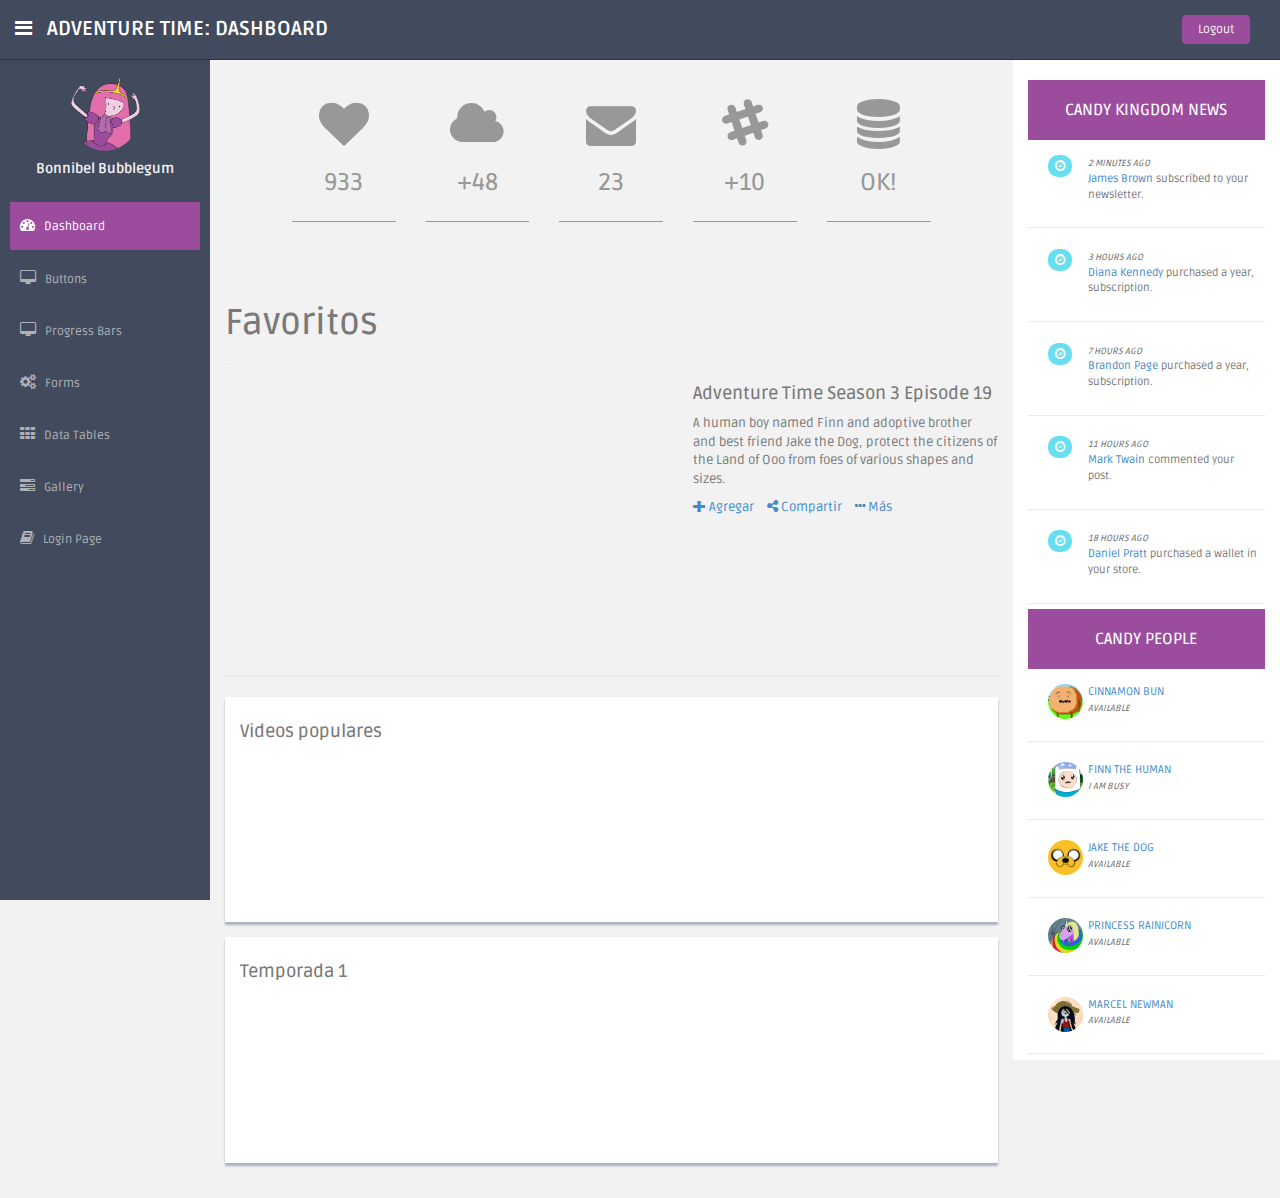
<file: index.html>
<!DOCTYPE html>
<html lang="en">
<head>
  <meta charset="utf-8">
  <meta name="viewport" content="width=device-width, initial-scale=1.0">
  <meta name="description" content="">
  <meta name="author" content="Dashboard">
  <meta name="keyword" content="Dashboard, Bootstrap, Admin, Template, Theme, Responsive, Fluid, Retina">

  <title>Adventure time: Dashboard</title>

  <link href="css/bootstrap.css" rel="stylesheet">
  <link href="css/font-awesome.css" rel="stylesheet" />
  <link href="css/adventure-time-theme.css" rel="stylesheet">
  <link href="css/adventure-time-theme-responsive.css" rel="stylesheet">

  <!-- HTML5 shim and Respond.js IE8 support of HTML5 elements and media queries -->
    <!--[if lt IE 9]>
      <script src="https://oss.maxcdn.com/libs/html5shiv/3.7.0/html5shiv.js"></script>
      <script src="https://oss.maxcdn.com/libs/respond.js/1.4.2/respond.min.js"></script>
      <![endif]-->
</head>
<body>
  <section id="container">
    <header class="header black-bg">
      <div class="sidebar-toggle-box">
        <i class="fa fa-bars"></i>
      </div>
      <a href="index.html" class="logo">
        <p class="hidden-xs"><strong>ADVENTURE TIME: DASHBOARD</strong></p>
        <p class="visible-xs">ADV. TIME</p>
      </a>
      <div class="top-menu">
        <ul class="nav pull-right top-menu">
          <li><a class="logout" href="login.html">Logout</a></li>
        </ul>
      </div>
    </header>
    <aside>
      <div id="sidebar" class="nav-collapse">
        <ul class="sidebar-menu">
          <div class="text-center">
            <p><a href="index.html"><img src="img/profile_avatar.png" class="img-circle" width="70"></a></p>
            <h5>Bonnibel Bubblegum</h5>
          </div>

          <li class="mt">
            <a class="active" href="index.html">
              <i class="fa fa-dashboard"></i>
              <span>Dashboard</span>
            </a>
          </li>

          <li class="sub-menu">
            <a href="buttons.html">
              <i class="fa fa-desktop"></i>
              <span>Buttons</span>
            </a>
          </li>

          <li class="sub-menu">
            <a href="progress.html" >
              <i class="fa fa-desktop"></i>
              <span>Progress Bars</span>
            </a>
          </li>
          <li class="sub-menu">
            <a href="form_component.html" >
              <i class="fa fa-cogs"></i>
              <span>Forms</span>
            </a>
          </li>
          <li class="sub-menu">
            <a href="basic_tables.html" >
              <i class="fa fa-th"></i>
              <span>Data Tables</span>
            </a>
          </li>
          <li class="sub-menu">
            <a href="gallery.html" >
              <i class="fa fa-tasks"></i>
              <span>Gallery</span>
            </a>
          </li>
          <li class="sub-menu">
            <a href="login.html" >
              <i class="fa fa-book"></i>
              <span>Login Page</span>
            </a>
          </li>
        </ul>
      </div>
    </aside>
  </section>

  <section id="main-content">
    <div class="wrapper">
      <div class="row">
        <div class="col-lg-9 pt-25 main-chart">
          <div class="row">
            <div class="col-md-2 col-sm-2 col-md-offset-1 box0">
              <div class="box1">
                <span class="fa fa-heart"></span>
                <h3>933</h3>
              </div>
              <p>You have 23 unread messages in your inbox.</p>
            </div>
            <div class="col-md-2 col-sm-2 box0">
              <div class="box1">
                <span class="fa fa-cloud"></span>
                <h3>+48</h3>
              </div>
              <p>You have 23 unread messages in your inbox.</p>
            </div>
            <div class="col-md-2 col-sm-2 box0">
              <div class="box1">
                <span class="fa fa-envelope"></span>
                <h3>23</h3>
              </div>
              <p>You have 23 unread messages in your inbox.</p>
            </div>
            <div class="col-md-2 col-sm-2 box0">
              <div class="box1">
                <span class="fa fa-slack"></span>
                <h3>+10</h3>
              </div>
              <p>You have 23 unread messages in your inbox.</p>
            </div>
            <div class="col-md-2 col-sm-2 box0">
              <div class="box1">
                <span class="fa fa-database"></span>
                <h3>OK!</h3>
              </div>
              <p>You have 23 unread messages in your inbox.</p>
            </div>
          </div> <!-- row-->
          <div class="page-heder">
            <h1>Favoritos</h1>
          </div>
          <hr>
          <div class="row main-video">
            <div class="col-lg-7">
              <div class="video">
                <iframe width="100%" height="240" src="https://www.youtube.com/embed/84neTEowWuQ" frameborder="0" allowfullscreen></iframe>
              </div>
            </div>
            <div class="col-lg-5">
              <h4>Adventure Time Season 3 Episode 19</h4>
              <p>A human boy named Finn and adoptive brother and best friend Jake the Dog, protect the  citizens of the Land of Ooo from foes of various shapes and sizes.</p>
              <div class="buttons">
                <a href="#">
                  <spam class="glyphicon glyphicon-plus"></spam>
                  Agregar
                </a>
                <a href="#">
                  <spam class="fa fa-share-alt"></spam>
                  Compartir
                </a>
                <a href="#">
                  <spam class="fa fa-ellipsis-h"></spam>
                  Más
                </a>
              </div>
            </div>
          </div> <!--row main-video-->
          <div class="row">
            <div class="col-lg-12 pt-25 main-chart">
              <hr class="divider">
              <div class="showback">
                <h4>Videos populares</h4>

                <div class="row main-video">
                  <div class="col-lg-4">
                    <div class="video">
                      <iframe width="100%" height="150" src="https://www.youtube.com/embed/84neTEowWuQ" frameborder="0" allowfullscreen></iframe>
                    </div>
                  </div>
                  <div class="col-lg-4">
                    <div class="video">
                      <iframe width="100%" height="150" src="https://www.youtube.com/embed/84neTEowWuQ" frameborder="0" allowfullscreen></iframe>
                    </div>
                  </div>
                  <div class="col-lg-4">
                    <div class="video">
                      <iframe width="100%" height="150" src="https://www.youtube.com/embed/84neTEowWuQ" frameborder="0" allowfullscreen></iframe>
                    </div>
                  </div>
                </div>
              </div><!--showback-->
              <div class="showback">
                <h4>Temporada 1</h4>

                <div class="row main-video">
                  <div class="col-lg-4">
                    <div class="video">
                      <iframe width="100%" height="150" src="https://www.youtube.com/embed/84neTEowWuQ" frameborder="0" allowfullscreen></iframe>
                    </div>
                  </div>
                  <div class="col-lg-4">
                    <div class="video">
                      <iframe width="100%" height="150" src="https://www.youtube.com/embed/84neTEowWuQ" frameborder="0" allowfullscreen></iframe>
                    </div>
                  </div>
                  <div class="col-lg-4">
                    <div class="video">
                      <iframe width="100%" height="150" src="https://www.youtube.com/embed/84neTEowWuQ" frameborder="0" allowfullscreen></iframe>
                    </div>
                  </div>
                </div>
              </div><!--showback-->
            </div><!--col-lg-12-->
          </div> <!--row--> 
        </div> <!--col-lg-9-->
        <div class="col-lg-3 ds">
          <h3>CANDY KINGDOM NEWS</h3>
          <div class="desc">
            <div class="thumb">
              <span class="badge bg-theme"><i class="fa fa-clock-o"></i></span>
            </div>
            <div class="details">
                <p><muted>2 MINUTES AGO</muted><br/>
                  <a href="#">James Brown</a> subscribed to your newsletter.<br/>
                </p>
            </div>
          </div><!--desc-->
          <div class="desc">
            <div class="thumb">
              <span class="badge bg-theme"><i class="fa fa-clock-o"></i></span>
            </div>
            <div class="details">
                <p><muted>3 HOURS AGO</muted><br/>
                  <a href="#">Diana Kennedy</a> purchased a year, subscription.<br/>
                </p>
            </div>
          </div><!--desc-->
          <div class="desc">
            <div class="thumb">
              <span class="badge bg-theme"><i class="fa fa-clock-o"></i></span>
            </div>
            <div class="details">
                <p><muted>7 HOURS AGO</muted><br/>
                  <a href="#">Brandon Page</a> purchased a year, subscription.<br/>
                </p>
            </div>
          </div><!--desc-->
          <div class="desc">
            <div class="thumb">
              <span class="badge bg-theme"><i class="fa fa-clock-o"></i></span>
            </div>
            <div class="details">
                <p><muted>11 HOURS AGO</muted><br/>
                  <a href="#">Mark Twain</a> commented your post.<br/>
                </p>
            </div>
          </div><!--desc-->
          <div class="desc">
            <div class="thumb">
              <span class="badge bg-theme"><i class="fa fa-clock-o"></i></span>
            </div>
            <div class="details">
                <p><muted>18 HOURS AGO</muted><br/>
                  <a href="#">Daniel Pratt</a> purchased a wallet in your store.<br/>
                </p>
            </div>
          </div><!--desc-->
          <h3>CANDY PEOPLE</h3>
          <div class="desc">
            <div class="thumb">
                <img class="img-circle" src="img/friends/cinamon-bun.jpg" width="35px" height="35px" align="">
            </div>
            <div class="details">
              <p><a href="#">CINNAMON BUN</a><br/>
                <muted>AVAILABLE</muted>
              </p>
            </div>
          </div><!--desc-->
          <div class="desc">
            <div class="thumb">
                <img class="img-circle" src="img/friends/finn.jpg" width="35px" height="35px" align="">
            </div>
            <div class="details">
              <p><a href="#">FINN THE HUMAN</a><br/>
                <muted>I AM BUSY</muted>
              </p>
            </div>
          </div><!--desc-->
          <div class="desc">
            <div class="thumb">
                <img class="img-circle" src="img/friends/jake.jpg" width="35px" height="35px" align="">
            </div>
            <div class="details">
              <p><a href="#">JAKE THE DOG</a><br/>
                <muted>AVAILABLE</muted>
              </p>
            </div>
          </div><!--desc-->
          <div class="desc">
            <div class="thumb">
                <img class="img-circle" src="img/friends/rainicorn.gif" width="35px" height="35px" align="">
            </div>
            <div class="details">
              <p><a href="#">PRINCESS RAINICORN</a><br/>
                <muted>AVAILABLE</muted>
              </p>
            </div>
          </div><!--desc-->
          <div class="desc">
            <div class="thumb">
                <img class="img-circle" src="img/friends/marceline.jpg" width="35px" height="35px" align="">
            </div>
            <div class="details">
              <p><a href="#">MARCEL NEWMAN</a><br/>
                <muted>AVAILABLE</muted>
              </p>
            </div>
          </div><!--desc-->



        </div><!--col-lg-3 ds-->

      </div> <!--row-->
    </div><!--wrapper-->
</section><!--id="main-content-->


<!--Inserta tu codigo aqui-->

<!-- js placed at the end of the document so the pages load faster -->
<script src="js/jquery.js"></script>
<script src="js/bootstrap.min.js"></script>
<script src="js/common-scripts.js"></script>
</body>
</html>
</file>
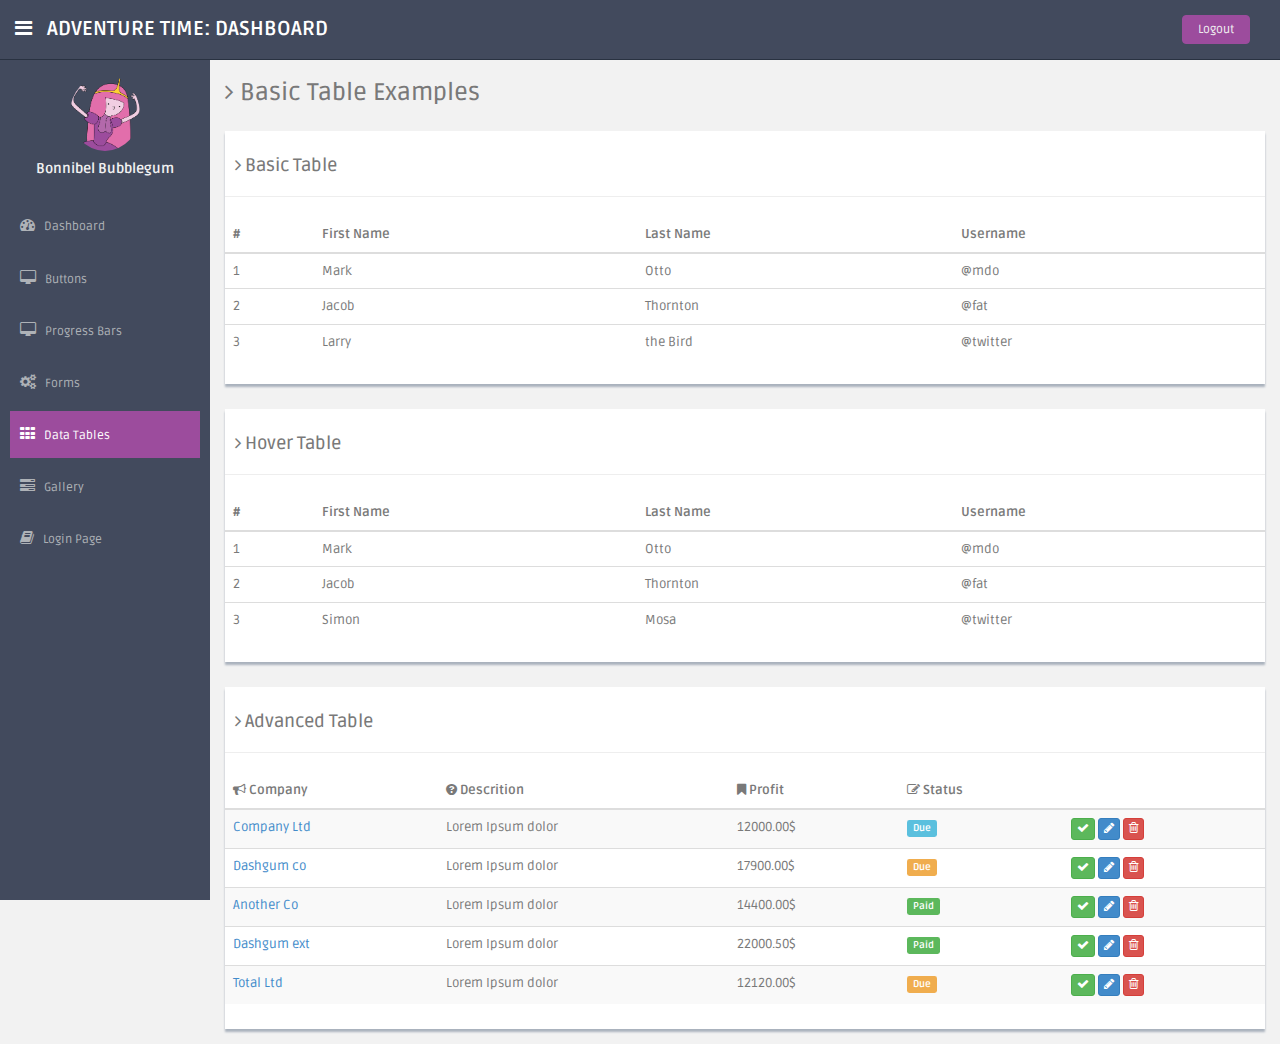
<file: basic_tables.html>
<!DOCTYPE html>
<html lang="en">
<head>
  <meta charset="utf-8">
  <meta name="viewport" content="width=device-width, initial-scale=1.0">
  <meta name="description" content="">
  <meta name="author" content="Dashboard">
  <meta name="keyword" content="Dashboard, Bootstrap, Admin, Template, Theme, Responsive, Fluid, Retina">

  <title>Adventure time: Dashboard</title>

  <link href="css/bootstrap.css" rel="stylesheet">
  <link href="css/font-awesome.css" rel="stylesheet" />
  <link href="css/adventure-time-theme.css" rel="stylesheet">
  <link href="css/adventure-time-theme-responsive.css" rel="stylesheet">

  <!-- HTML5 shim and Respond.js IE8 support of HTML5 elements and media queries -->
    <!--[if lt IE 9]>
      <script src="https://oss.maxcdn.com/libs/html5shiv/3.7.0/html5shiv.js"></script>
      <script src="https://oss.maxcdn.com/libs/respond.js/1.4.2/respond.min.js"></script>
      <![endif]-->
    </head>

    <body>

      <!--Inserta tu codigo aqui-->
      <section id="container">
        <header class="header black-bg">
          <div class="sidebar-toggle-box">
            <i class="fa fa-bars"></i>
          </div>
          <a href="index.html" class="logo">
            <p class="hidden-xs"><strong>ADVENTURE TIME: DASHBOARD</strong></p>
            <p class="visible-xs">ADV. TIME</p>
          </a>
          <div class="top-menu">
            <ul class="nav pull-right top-menu">
              <li><a class="logout" href="login.html">Logout</a></li>
            </ul>
          </div>
        </header>
        <aside>
          <div id="sidebar" class="nav-collapse">
            <ul class="sidebar-menu">
              <div class="text-center">
                <p><a href="index.html"><img src="img/profile_avatar.png" class="img-circle" width="70"></a></p>
                <h5>Bonnibel Bubblegum</h5>
              </div>

              <li class="mt">
                <a href="dashboard.html">
                  <i class="fa fa-dashboard"></i>
                  <span>Dashboard</span>
                </a>
              </li>

              <li class="sub-menu">
                <a href="buttons.html">
                  <i class="fa fa-desktop"></i>
                  <span>Buttons</span>
                </a>
              </li>

              <li class="sub-menu">
                <a href="progress.html" >
                  <i class="fa fa-desktop"></i>
                  <span>Progress Bars</span>
                </a>
              </li>
              <li class="sub-menu">
                <a href="form_component.html" >
                  <i class="fa fa-cogs"></i>
                  <span>Forms</span>
                </a>
              </li>
              <li class="sub-menu">
                <a class="active" href="basic_tables.html" >
                  <i class="fa fa-th"></i>
                  <span>Data Tables</span>
                </a>
              </li>
              <li class="sub-menu">
                <a href="gallery.html" >
                  <i class="fa fa-tasks"></i>
                  <span>Gallery</span>
                </a>
              </li>
              <li class="sub-menu">
                <a href="login.html" >
                  <i class="fa fa-book"></i>
                  <span>Login Page</span>
                </a>
              </li>
            </ul>
          </div>
        </aside>
      </section>

      <section id="main-content">
        <section class="wrapper">
          <h3><i class="fa fa-angle-right"></i> Basic Table Examples</h3>

          <div class="row mt">
            
            <div class="col-md-12">
              <div class="content-panel">
                <h4><i class="fa fa-angle-right"></i> Basic Table</h4>
                <hr>
                <table class="table">
                  <thead>
                    <tr>
                      <th>#</th>
                      <th>First Name</th>
                      <th>Last Name</th>
                      <th>Username</th>
                    </tr>
                  </thead>
                  <tbody>
                    <tr>
                      <td>1</td>
                      <td>Mark</td>
                      <td>Otto</td>
                      <td>@mdo</td>
                    </tr>
                    <tr>
                      <td>2</td>
                      <td>Jacob</td>
                      <td>Thornton</td>
                      <td>@fat</td>
                    </tr>
                    <tr>
                      <td>3</td>
                      <td>Larry</td>
                      <td>the Bird</td>
                      <td>@twitter</td>
                    </tr>
                  </tbody>
                </table>
              </div><!--content-panel-->
            </div><!--col-md-12-->
            
            <div class="col-md-12 mt">
              <div class="content-panel">
                <table class="table table-hover">
                  <h4><i class="fa fa-angle-right"></i> Hover Table</h4>
                  <hr>
                  <thead>
                    <tr>
                      <th>#</th>
                      <th>First Name</th>
                      <th>Last Name</th>
                      <th>Username</th>
                    </tr>
                  </thead>
                  <tbody>
                    <tr>
                      <td>1</td>
                      <td>Mark</td>
                      <td>Otto</td>
                      <td>@mdo</td>
                    </tr>
                    <tr>
                      <td>2</td>
                      <td>Jacob</td>
                      <td>Thornton</td>
                      <td>@fat</td>
                    </tr>
                    <tr>
                      <td>3</td>
                      <td>Simon</td>
                      <td>Mosa</td>
                      <td>@twitter</td>
                    </tr>
                  </tbody>
                </table>
              </div><!--content-panel -->
            </div><!-- col-md-12 mt-->
          </div><!-- row-->

          <div class="row mt">
            <div class="col-md-12">
              <div class="content-panel">
                <table class="table table-striped table-advance table-hover">
                  <h4><i class="fa fa-angle-right"></i> Advanced Table</h4>
                  <hr>
                  <thead>
                    <tr>
                      <th><i class="fa fa-bullhorn"></i> Company</th>
                      <th class="hidden-phone"><i class="fa fa-question-circle"></i> Descrition</th>
                      <th><i class="fa fa-bookmark"></i> Profit</th>
                      <th><i class=" fa fa-edit"></i> Status</th>
                      <th></th>
                    </tr>
                  </thead>
                  <tbody>
                    <tr>
                      <td><a href="basic_table.html#">Company Ltd</a></td>
                      <td class="hidden-phone">Lorem Ipsum dolor</td>
                      <td>12000.00$ </td>
                      <td><span class="label label-info label-mini">Due</span></td>
                      <td>
                        <button class="btn btn-success btn-xs"><i class="fa fa-check"></i></button>
                        <button class="btn btn-primary btn-xs"><i class="fa fa-pencil"></i></button>
                        <button class="btn btn-danger btn-xs"><i class="fa fa-trash-o "></i></button>
                      </td>
                    </tr>
                    <tr>
                      <td>
                        <a href="basic_table.html#">
                          Dashgum co
                        </a>
                      </td>
                      <td class="hidden-phone">Lorem Ipsum dolor</td>
                      <td>17900.00$ </td>
                      <td><span class="label label-warning label-mini">Due</span></td>
                      <td>
                        <button class="btn btn-success btn-xs"><i class="fa fa-check"></i></button>
                        <button class="btn btn-primary btn-xs"><i class="fa fa-pencil"></i></button>
                        <button class="btn btn-danger btn-xs"><i class="fa fa-trash-o "></i></button>
                      </td>
                    </tr>
                    <tr>
                      <td>
                        <a href="basic_table.html#">
                          Another Co
                        </a>
                      </td>
                      <td class="hidden-phone">Lorem Ipsum dolor</td>
                      <td>14400.00$ </td>
                      <td><span class="label label-success label-mini">Paid</span></td>
                      <td>
                        <button class="btn btn-success btn-xs"><i class="fa fa-check"></i></button>
                        <button class="btn btn-primary btn-xs"><i class="fa fa-pencil"></i></button>
                        <button class="btn btn-danger btn-xs"><i class="fa fa-trash-o "></i></button>
                      </td>
                    </tr>
                    <tr>
                      <td>
                        <a href="basic_table.html#">
                          Dashgum ext
                        </a>
                      </td>
                      <td class="hidden-phone">Lorem Ipsum dolor</td>
                      <td>22000.50$ </td>
                      <td><span class="label label-success label-mini">Paid</span></td>
                      <td>
                        <button class="btn btn-success btn-xs"><i class="fa fa-check"></i></button>
                        <button class="btn btn-primary btn-xs"><i class="fa fa-pencil"></i></button>
                        <button class="btn btn-danger btn-xs"><i class="fa fa-trash-o "></i></button>
                      </td>
                    </tr>
                    <tr>
                      <td><a href="basic_table.html#">Total Ltd</a></td>
                      <td class="hidden-phone">Lorem Ipsum dolor</td>
                      <td>12120.00$ </td>
                      <td><span class="label label-warning label-mini">Due</span></td>
                      <td>
                        <button class="btn btn-success btn-xs"><i class="fa fa-check"></i></button>
                        <button class="btn btn-primary btn-xs"><i class="fa fa-pencil"></i></button>
                        <button class="btn btn-danger btn-xs"><i class="fa fa-trash-o "></i></button>
                      </td>
                    </tr>
                  </tbody>
                </table>
              </div><!--content-panel -->
            </div><!-- col-md-12 -->
          </div><!-- row mt-->

        </section><!--wrapper -->
      </section><!--main-content-->



      <!-- js placed at the end of the document so the pages load faster -->
      <script src="js/jquery.js"></script>
      <script src="js/bootstrap.min.js"></script>
      <script src="js/common-scripts.js"></script>
    </body>
    </html>
</file>
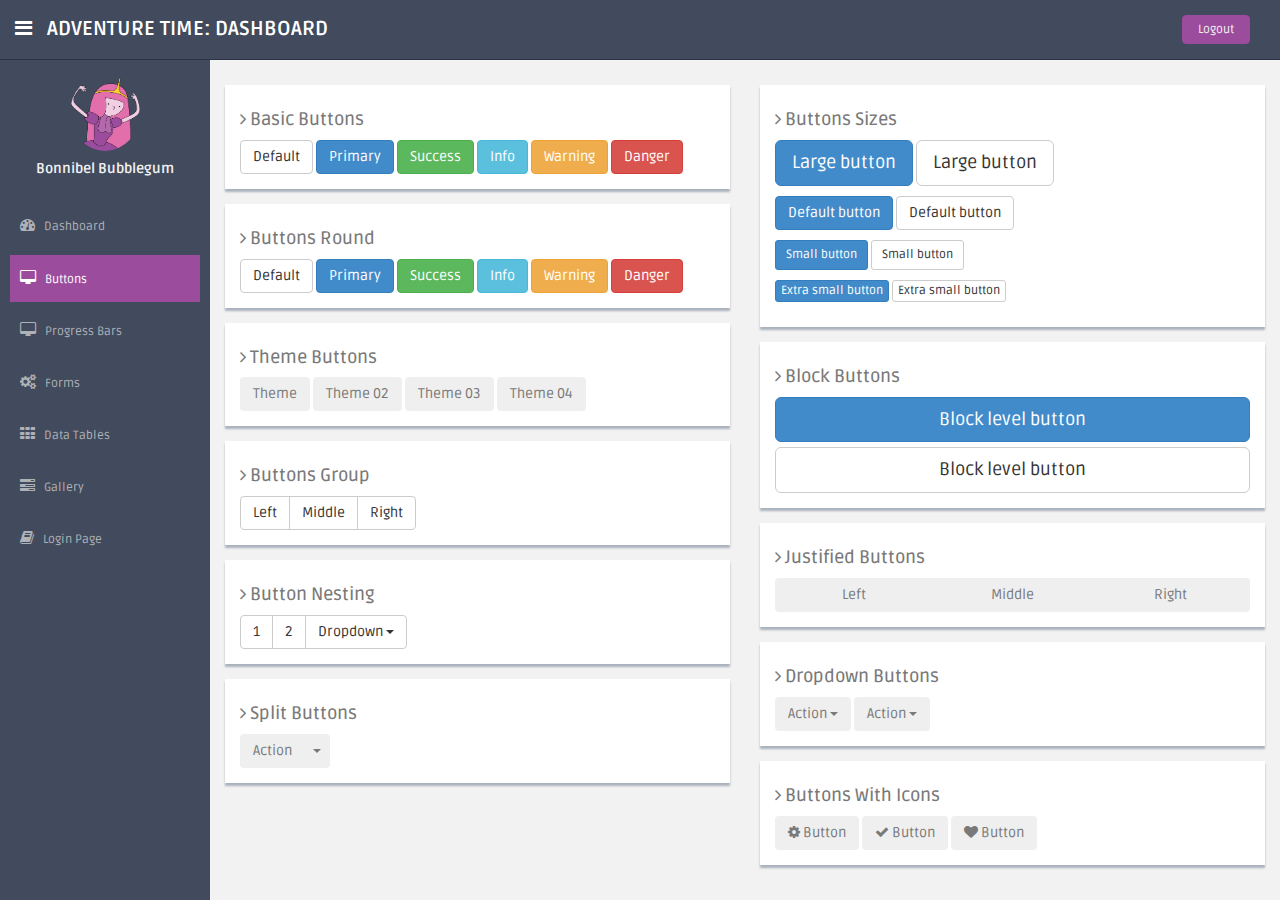
<file: buttons.html>
<!DOCTYPE html>
<html lang="en">
  <head>
    <meta charset="utf-8">
    <meta name="viewport" content="width=device-width, initial-scale=1.0">
    <meta name="description" content="">
    <meta name="author" content="Dashboard">
    <meta name="keyword" content="Dashboard, Bootstrap, Admin, Template, Theme, Responsive, Fluid, Retina">

    <title>Adventure time: Dashboard</title>

    <link href="css/bootstrap.css" rel="stylesheet">
    <link href="css/font-awesome.css" rel="stylesheet" />
    <link href="css/adventure-time-theme.css" rel="stylesheet">
    <link href="css/adventure-time-theme-responsive.css" rel="stylesheet">

    <!-- HTML5 shim and Respond.js IE8 support of HTML5 elements and media queries -->
    <!--[if lt IE 9]>
      <script src="https://oss.maxcdn.com/libs/html5shiv/3.7.0/html5shiv.js"></script>
      <script src="https://oss.maxcdn.com/libs/respond.js/1.4.2/respond.min.js"></script>
    <![endif]-->
  </head>

  <body>

  <!--Inserta tu codigo aqui-->
      <section id="container">
    <header class="header black-bg">
      <div class="sidebar-toggle-box">
        <i class="fa fa-bars"></i>
      </div>
      <a href="index.html" class="logo">
        <p class="hidden-xs"><strong>ADVENTURE TIME: DASHBOARD</strong></p>
        <p class="visible-xs">ADV. TIME</p>
      </a>
      <div class="top-menu">
        <ul class="nav pull-right top-menu">
          <li><a class="logout" href="login.html">Logout</a></li>
        </ul>
      </div>
    </header>
    <aside>
      <div id="sidebar" class="nav-collapse">
        <ul class="sidebar-menu">
          <div class="text-center">
            <p><a href="index.html"><img src="img/profile_avatar.png" class="img-circle" width="70"></a></p>
            <h5>Bonnibel Bubblegum</h5>
          </div>

          <li class="mt">
            <a href="dashboard.html">
              <i class="fa fa-dashboard"></i>
              <span>Dashboard</span>
            </a>
          </li>

          <li class="sub-menu">
            <a class="active" href="buttons.html" >
              <i class="fa fa-desktop"></i>
              <span>Buttons</span>
            </a>
          </li>

          <li class="sub-menu">
            <a href="progress.html" >
              <i class="fa fa-desktop"></i>
              <span>Progress Bars</span>
            </a>
          </li>
          <li class="sub-menu">
            <a href="form_component.html" >
              <i class="fa fa-cogs"></i>
              <span>Forms</span>
            </a>
          </li>
          <li class="sub-menu">
            <a href="basic_tables.html" >
              <i class="fa fa-th"></i>
              <span>Data Tables</span>
            </a>
          </li>
          <li class="sub-menu">
            <a href="gallery.html" >
              <i class="fa fa-tasks"></i>
              <span>Gallery</span>
            </a>
          </li>
          <li class="sub-menu">
            <a href="login.html" >
              <i class="fa fa-book"></i>
              <span>Login Page</span>
            </a>
          </li>
        </ul>
      </div>
    </aside>
  </section>

  <section id="main-content">
    <section class="wrapper">
      <div class="row mt">
        <div class="col-lg-6 col-md-6 col-sm-12">
              
          <div class="showback">
            <h4><i class="fa fa-angle-right"></i> Basic Buttons</h4>
            <button type="button" class="btn btn-default">Default</button>
            <button type="button" class="btn btn-primary">Primary</button>
            <button type="button" class="btn btn-success">Success</button>
            <button type="button" class="btn btn-info">Info</button>
            <button type="button" class="btn btn-warning">Warning</button>
            <button type="button" class="btn btn-danger">Danger</button>
          </div><!-- showback -->

          <div class="showback">
            <h4><i class="fa fa-angle-right"></i> Buttons Round</h4>
            <button type="button" class="btn btn-round btn-default">Default</button>
            <button type="button" class="btn btn-round btn-primary">Primary</button>
            <button type="button" class="btn btn-round btn-success">Success</button>
            <button type="button" class="btn btn-round btn-info">Info</button>
            <button type="button" class="btn btn-round btn-warning">Warning</button>
            <button type="button" class="btn btn-round btn-danger">Danger</button>
          </div><!-- showback -->
              
          <div class="showback">
            <h4><i class="fa fa-angle-right"></i> Theme Buttons</h4>
            <button type="button" class="btn btn-theme">Theme</button>
            <button type="button" class="btn btn-theme">Theme 02</button>
            <button type="button" class="btn btn-theme">Theme 03</button>
            <button type="button" class="btn btn-theme">Theme 04</button>
          </div><!-- showback -->
              
          <div class="showback">
            <h4><i class="fa fa-angle-right"></i> Buttons Group</h4>
            <div class="btn-group">
              <button type="button" class="btn btn-default">Left</button>
              <button type="button" class="btn btn-default">Middle</button>
              <button type="button" class="btn btn-default">Right</button>
            </div>              
          </div><!--showback -->
              
          <div class="showback">
            <h4><i class="fa fa-angle-right"></i> Button Nesting</h4>
            <div class="btn-group">
              <button type="button" class="btn btn-default">1</button>
              <button type="button" class="btn btn-default">2</button>
            
              <div class="btn-group">
                <button type="button" class="btn btn-default dropdown-toggle" data-toggle="dropdown">
                  Dropdown
                  <span class="caret"></span>
                </button>
                <ul class="dropdown-menu">
                  <li><a href="#">Dropdown link</a></li>
                  <li><a href="#">Dropdown link</a></li>
                </ul>
              </div>
            </div>                
          </div><!--showback -->
              
          <div class="showback">
            <h4><i class="fa fa-angle-right"></i> Split Buttons</h4>
            
            <div class="btn-group">
              <button type="button" class="btn btn-theme03">Action</button>
              <button type="button" class="btn btn-theme03 dropdown-toggle" data-toggle="dropdown">
                <span class="caret"></span>
                <span class="sr-only">Toggle Dropdown</span>
              </button>
              <ul class="dropdown-menu" role="menu">
                <li><a href="#">Action</a></li>
                <li><a href="#">Another action</a></li>
                <li><a href="#">Something else here</a></li>
                <li class="divider"></li>
                <li><a href="#">Separated link</a></li>
              </ul>
            </div>              
              
          </div><!--showback -->
              
        </div><!--col-lg-6 col-md-6 col-sm-12-->
            
            
        <div class="col-lg-6 col-md-6 col-sm-12">
        
          <div class="showback">
            <h4><i class="fa fa-angle-right"></i> Buttons Sizes</h4>
            <p>
              <button type="button" class="btn btn-primary btn-lg">Large button</button>
              <button type="button" class="btn btn-default btn-lg">Large button</button>
            </p>
            <p>
              <button type="button" class="btn btn-primary">Default button</button>
              <button type="button" class="btn btn-default">Default button</button>
            </p>
            <p>
              <button type="button" class="btn btn-primary btn-sm">Small button</button>
              <button type="button" class="btn btn-default btn-sm">Small button</button>
            </p>
            <p>
              <button type="button" class="btn btn-primary btn-xs">Extra small button</button>
              <button type="button" class="btn btn-default btn-xs">Extra small button</button>
            </p>                
          </div><!--showback-->
              
          <div class="showback">
            <h4><i class="fa fa-angle-right"></i> Block Buttons</h4>
            <button type="button" class="btn btn-primary btn-lg btn-block">Block level button</button>
            <button type="button" class="btn btn-default btn-lg btn-block">Block level button</button>
          </div><!--showback-->
              
          <div class="showback">
            <h4><i class="fa fa-angle-right"></i> Justified Buttons</h4>
            <div class="btn-group btn-group-justified">
              <div class="btn-group">
                <button type="button" class="btn btn-theme">Left</button>
              </div>
              <div class="btn-group">
                <button type="button" class="btn btn-theme">Middle</button>
              </div>
              <div class="btn-group">
                <button type="button" class="btn btn-theme">Right</button>
              </div>
            </div>              
          </div><!--showback-->
             
          <div class="showback">
            <h4><i class="fa fa-angle-right"></i> Dropdown Buttons</h4>
            
            <div class="btn-group">
              <button type="button" class="btn btn-theme dropdown-toggle" data-toggle="dropdown">
                Action <span class="caret"></span>
              </button>
              <ul class="dropdown-menu" role="menu">
                <li><a href="#">Action</a></li>
                <li><a href="#">Another action</a></li>
                <li><a href="#">Something else here</a></li>
                <li class="divider"></li>
                <li><a href="#">Separated link</a></li>
              </ul>
            </div>
            
            <div class="btn-group">
              <button type="button" class="btn btn-theme04 dropdown-toggle" data-toggle="dropdown">
                Action <span class="caret"></span>
              </button>
              <ul class="dropdown-menu" role="menu">
                <li><a href="#">Action</a></li>
                <li><a href="#">Another action</a></li>
                <li><a href="#">Something else here</a></li>
                <li class="divider"></li>
                <li><a href="#">Separated link</a></li>
              </ul>
            </div>
          </div><!--showback-->
              
          <div class="showback">
            <h4><i class="fa fa-angle-right"></i> Buttons With Icons</h4>
            <button type="button" class="btn btn-theme"><i class="fa fa-cog"></i> Button</button>
            <button type="button" class="btn btn-theme02"><i class="fa fa-check"></i> Button</button>
            <button type="button" class="btn btn-theme04"><i class="fa fa-heart"></i> Button</button>
          </div><!--showback-->
            
        </div><!--col-lg-6 col-md-6 col-sm-12-->
            
      </div><!--/ row mt-->
    </section><!--wrapper-->
  </section> <!--main-content-->



    <!-- js placed at the end of the document so the pages load faster -->
    <script src="js/jquery.js"></script>
    <script src="js/bootstrap.min.js"></script>
    <script src="js/common-scripts.js"></script>
  </body>
</html>
</file>
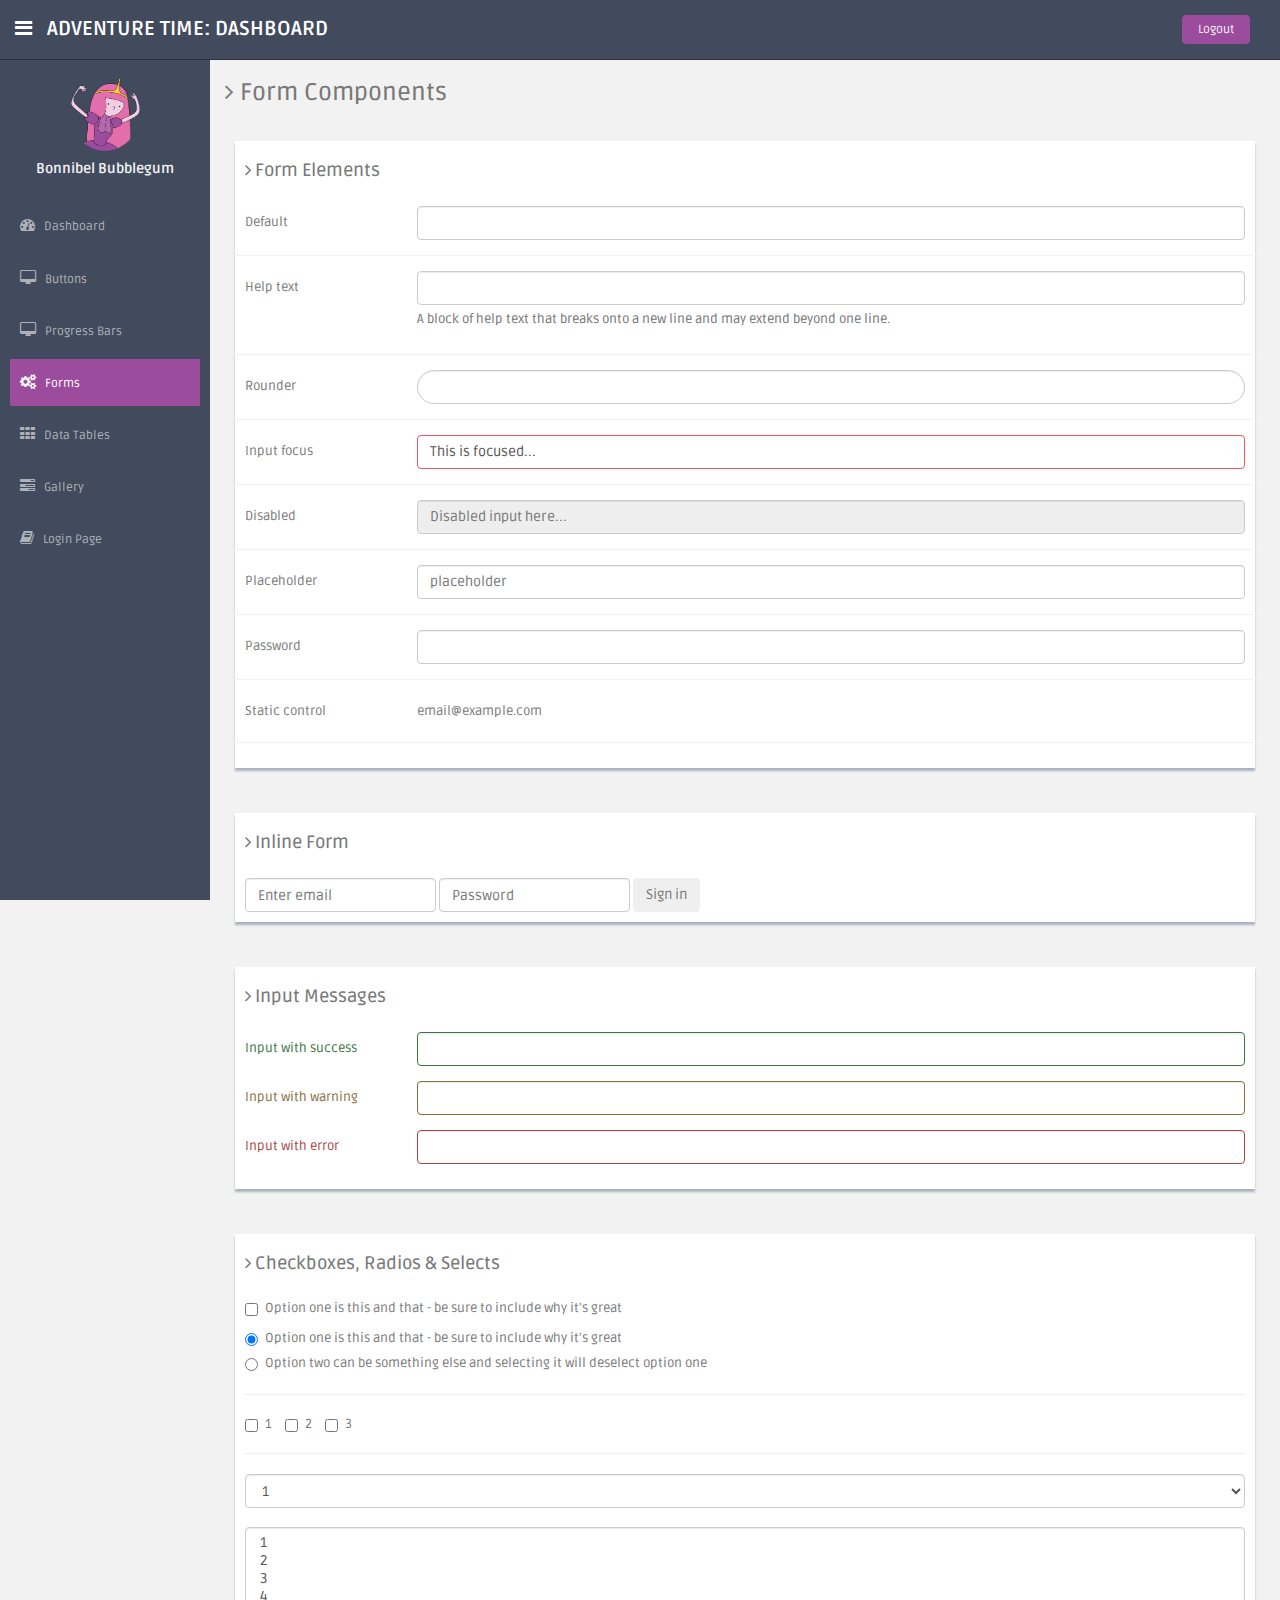
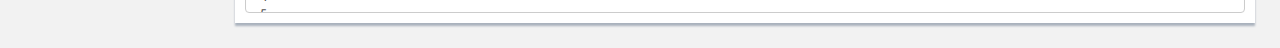
<file: form_component.html>
<!DOCTYPE html>
<html lang="en">
  <head>
    <meta charset="utf-8">
    <meta name="viewport" content="width=device-width, initial-scale=1.0">
    <meta name="description" content="">
    <meta name="author" content="Dashboard">
    <meta name="keyword" content="Dashboard, Bootstrap, Admin, Template, Theme, Responsive, Fluid, Retina">

    <title>Adventure time: Dashboard</title>

    <link href="css/bootstrap.css" rel="stylesheet">
    <link href="css/font-awesome.css" rel="stylesheet" />
    <link href="css/adventure-time-theme.css" rel="stylesheet">
    <link href="css/adventure-time-theme-responsive.css" rel="stylesheet">

    <!-- HTML5 shim and Respond.js IE8 support of HTML5 elements and media queries -->
    <!--[if lt IE 9]>
      <script src="https://oss.maxcdn.com/libs/html5shiv/3.7.0/html5shiv.js"></script>
      <script src="https://oss.maxcdn.com/libs/respond.js/1.4.2/respond.min.js"></script>
    <![endif]-->
  </head>

  <body>

  <!--Inserta tu codigo aqui-->
  <section id="container">
    <header class="header black-bg">
      <div class="sidebar-toggle-box">
        <i class="fa fa-bars"></i>
      </div>
      <a href="index.html" class="logo">
        <p class="hidden-xs"><strong>ADVENTURE TIME: DASHBOARD</strong></p>
        <p class="visible-xs">ADV. TIME</p>
      </a>
      <div class="top-menu">
        <ul class="nav pull-right top-menu">
          <li><a class="logout" href="login.html">Logout</a></li>
        </ul>
      </div>
    </header>
    <aside>
      <div id="sidebar" class="nav-collapse">
        <ul class="sidebar-menu">
          <div class="text-center">
            <p><a href="index.html"><img src="img/profile_avatar.png" class="img-circle" width="70"></a></p>
            <h5>Bonnibel Bubblegum</h5>
          </div>

          <li class="mt">
            <a href="dashboard.html">
              <i class="fa fa-dashboard"></i>
              <span>Dashboard</span>
            </a>
          </li>

          <li class="sub-menu">
            <a href="buttons.html">
              <i class="fa fa-desktop"></i>
              <span>Buttons</span>
            </a>
          </li>

          <li class="sub-menu">
            <a href="progress.html" >
              <i class="fa fa-desktop"></i>
              <span>Progress Bars</span>
            </a>
          </li>
          <li class="sub-menu">
            <a class="active" href="form_component.html" >
              <i class="fa fa-cogs"></i>
              <span>Forms</span>
            </a>
          </li>
          <li class="sub-menu">
            <a href="basic_tables.html" >
              <i class="fa fa-th"></i>
              <span>Data Tables</span>
            </a>
          </li>
          <li class="sub-menu">
            <a href="gallery.html" >
              <i class="fa fa-tasks"></i>
              <span>Gallery</span>
            </a>
          </li>
          <li class="sub-menu">
            <a href="login.html" >
              <i class="fa fa-book"></i>
              <span>Login Page</span>
            </a>
          </li>
        </ul>
      </div>
    </aside>
  </section>

  <section id="main-content">
    <section class="wrapper">
      <h3><i class="fa fa-angle-right"></i> Form Components</h3>
          
      <div class="row mt">
        <div class="col-lg-12">
           <div class="form-panel">
              <h4 class="mb"><i class="fa fa-angle-right"></i> Form Elements</h4>
              <form class="form-horizontal style-form" method="get">

                <div class="form-group">
                  <label class="col-sm-2 col-sm-2 control-label">Default</label>
                  <div class="col-sm-10">
                    <input type="text" class="form-control">
                  </div>
                </div>

                <div class="form-group">
                  <label class="col-sm-2 col-sm-2 control-label">Help text</label>
                  <div class="col-sm-10">
                    <input type="text" class="form-control">
                    <span class="help-block">A block of help text that breaks onto a new line and may extend beyond one line.</span>
                  </div>
                </div>

                <div class="form-group">
                  <label class="col-sm-2 col-sm-2 control-label">Rounder</label>
                  <div class="col-sm-10">
                    <input type="text" class="form-control round-form">
                  </div>
                </div>

                <div class="form-group">
                  <label class="col-sm-2 col-sm-2 control-label">Input focus</label>
                  <div class="col-sm-10">
                    <input class="form-control" id="focusedInput" type="text" value="This is focused...">
                  </div>
                </div>

                <div class="form-group">
                  <label class="col-sm-2 col-sm-2 control-label">Disabled</label>
                  <div class="col-sm-10">
                    <input class="form-control" id="disabledInput" type="text" placeholder="Disabled input here..." disabled>
                  </div>
                </div>

                <div class="form-group">
                  <label class="col-sm-2 col-sm-2 control-label">Placeholder</label>
                  <div class="col-sm-10">
                    <input type="text"  class="form-control" placeholder="placeholder">
                  </div>
                </div>

                <div class="form-group">
                  <label class="col-sm-2 col-sm-2 control-label">Password</label>
                  <div class="col-sm-10">
                    <input type="password"  class="form-control" placeholder="">
                  </div>
                </div>

                <div class="form-group">
                  <label class="col-lg-2 col-sm-2 control-label">Static control</label>
                  <div class="col-lg-10">
                    <p class="form-control-static">email@example.com</p>
                  </div>
                </div>

              </form>
            </div>
        </div><!-- col-lg-12-->       
      </div><!--row mt-->
          
      
      <div class="row mt">
        <div class="col-lg-12">
          <div class="form-panel">
            <h4 class="mb"><i class="fa fa-angle-right"></i> Inline Form</h4>
            <form class="form-inline" role="form">
              <div class="form-group">
                <input type="email" class="form-control" placeholder="Enter email">
              </div>
              <div class="form-group">
                <input type="password" class="form-control" placeholder="Password">
              </div>
              <button type="submit" class="btn btn-theme">Sign in</button>
            </form>
          </div><!-- form-panel -->
        </div><!--col-lg-12-->
      </div><!--row mt-->
     
      <div class="row mt">
        <div class="col-lg-12">
          <div class="form-panel">
            <h4 class="mb"><i class="fa fa-angle-right"></i> Input Messages</h4>
            <form class="form-horizontal tasi-form">
              <div class="form-group has-success">
                <label class="col-sm-2 control-label col-lg-2">Input with success</label>
                <div class="col-lg-10">
                  <input type="text" class="form-control" id="inputSuccess">
                </div>
              </div>
              <div class="form-group has-warning">
                <label class="col-sm-2 control-label col-lg-2">Input with warning</label>
                <div class="col-lg-10">
                  <input type="text" class="form-control" id="inputWarning">
                </div>
              </div>
              <div class="form-group has-error">
                <label class="col-sm-2 control-label col-lg-2">Input with error</label>
                <div class="col-lg-10">
                  <input type="text" class="form-control" id="inputError">
                </div>
              </div>
            </form>
          </div><!--form-panel-->
        </div><!--col-lg-12-->
      </div><!--row mt-->
          
      <div class="row mt">
        <div class="col-lg-12">
          <div class="form-panel">
            <h4 class="mb"><i class="fa fa-angle-right"></i> Checkboxes, Radios & Selects</h4>
              <div class="checkbox">
                <label>
                  <input type="checkbox" value="">
                  Option one is this and that - be sure to include why it's great
                </label>
              </div>
                
              <div class="radio">
                <label>
                  <input type="radio" name="optionsRadios" id="optionsRadios1" value="option1" checked>
                  Option one is this and that - be sure to include why it's great
                </label>
              </div>
              <div class="radio">
                <label>
                  <input type="radio" name="optionsRadios" id="optionsRadios2" value="option2">
                  Option two can be something else and selecting it will deselect option one
                </label>
              </div>
                
              <hr>

              <label class="checkbox-inline">
                <input type="checkbox" id="inlineCheckbox1" value="option1"> 1
              </label>
              <label class="checkbox-inline">
                <input type="checkbox" id="inlineCheckbox2" value="option2"> 2
              </label>
              <label class="checkbox-inline">
                <input type="checkbox" id="inlineCheckbox3" value="option3"> 3
              </label>
                
              <hr>

              <select class="form-control">
                <option>1</option>
                <option>2</option>
                <option>3</option>
                <option>4</option>
                <option>5</option>
              </select>

              <br>

              <select multiple class="form-control">
                <option>1</option>
                <option>2</option>
                <option>3</option>
                <option>4</option>
                <option>5</option>
              </select>           
          </div><!--form-panel-->
        </div><!--col-lg-12-->
      </div><!--row mt-->
      
      
    </section><!--wrapper -->
  </section><!--main-content-->



    <!-- js placed at the end of the document so the pages load faster -->
    <script src="js/jquery.js"></script>
    <script src="js/bootstrap.min.js"></script>
    <script src="js/common-scripts.js"></script>
  </body>
</html>
</file>
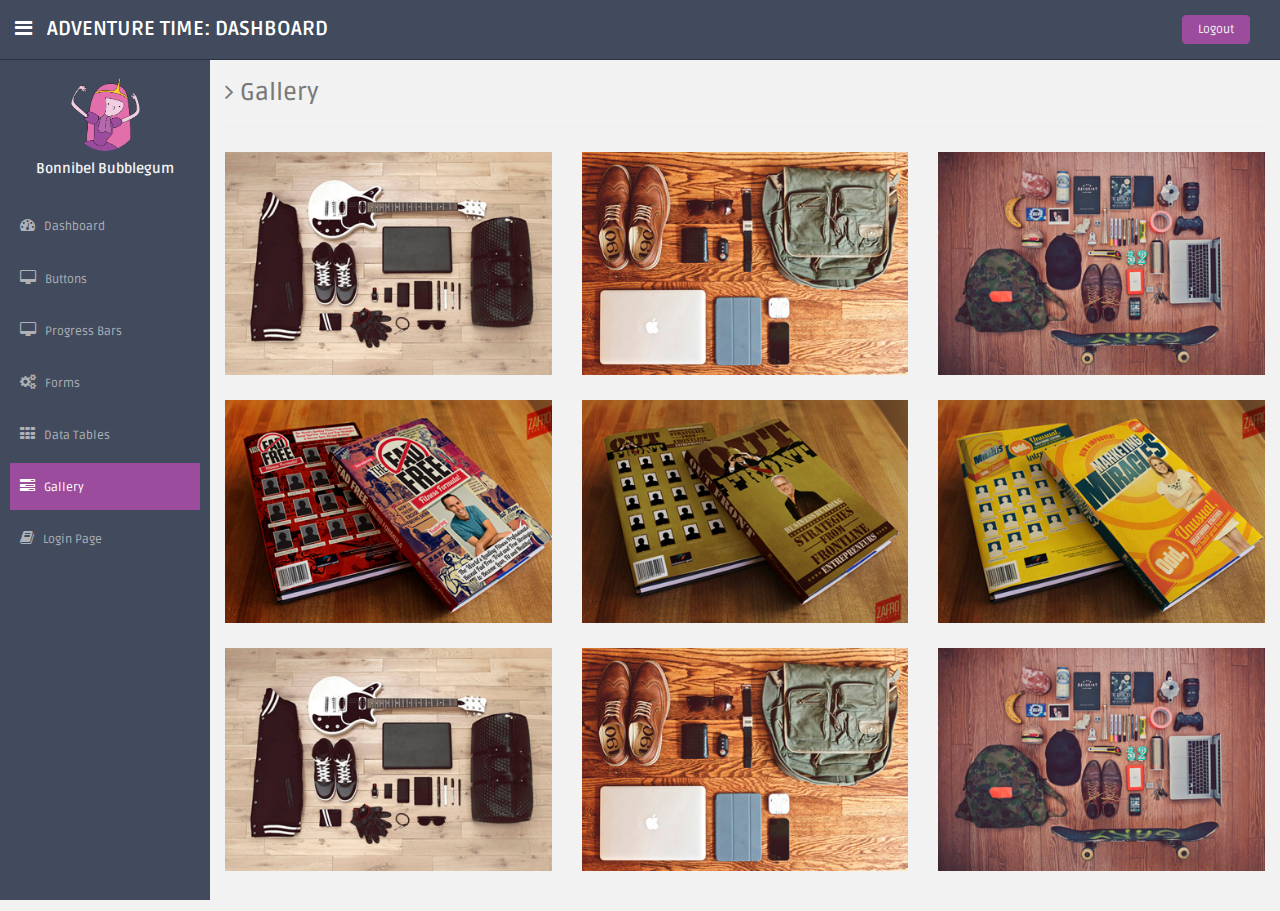
<file: gallery.html>
<!DOCTYPE html>
<html lang="en">
<head>
  <meta charset="utf-8">
  <meta name="viewport" content="width=device-width, initial-scale=1.0">
  <meta name="description" content="">
  <meta name="author" content="Dashboard">
  <meta name="keyword" content="Dashboard, Bootstrap, Admin, Template, Theme, Responsive, Fluid, Retina">

  <title>Adventure time: Dashboard</title>

  <link href="css/bootstrap.css" rel="stylesheet">
  <link href="css/font-awesome.css" rel="stylesheet" />
  <link href="css/adventure-time-theme.css" rel="stylesheet">
  <link href="css/adventure-time-theme-responsive.css" rel="stylesheet">

  <!-- HTML5 shim and Respond.js IE8 support of HTML5 elements and media queries -->
  <!--[if lt IE 9]>
  <script src="https://oss.maxcdn.com/libs/html5shiv/3.7.0/html5shiv.js"></script>
  <script src="https://oss.maxcdn.com/libs/respond.js/1.4.2/respond.min.js"></script>
  <![endif]-->
</head>

<body>

  <!--Inserta tu codigo aqui-->
  <section id="container">
    <header class="header black-bg">
      <div class="sidebar-toggle-box">
        <i class="fa fa-bars"></i>
      </div>
      <a href="index.html" class="logo">
        <p class="hidden-xs"><strong>ADVENTURE TIME: DASHBOARD</strong></p>
        <p class="visible-xs">ADV. TIME</p>
      </a>
      <div class="top-menu">
        <ul class="nav pull-right top-menu">
          <li><a class="logout" href="login.html">Logout</a></li>
        </ul>
      </div>
    </header>
    <aside>
      <div id="sidebar" class="nav-collapse">
        <ul class="sidebar-menu">
          <div class="text-center">
            <p><a href="index.html"><img src="img/profile_avatar.png" class="img-circle" width="70"></a></p>
            <h5>Bonnibel Bubblegum</h5>
          </div>

          <li class="mt">
            <a href="index.html.html">
              <i class="fa fa-dashboard"></i>
              <span>Dashboard</span>
            </a>
          </li>

          <li class="sub-menu">
            <a href="buttons.html">
              <i class="fa fa-desktop"></i>
              <span>Buttons</span>
            </a>
          </li>

          <li class="sub-menu">
            <a href="progress.html" >
              <i class="fa fa-desktop"></i>
              <span>Progress Bars</span>
            </a>
          </li>
          <li class="sub-menu">
            <a href="form_component.html" >
              <i class="fa fa-cogs"></i>
              <span>Forms</span>
            </a>
          </li>
          <li class="sub-menu">
            <a href="basic_tables.html" >
              <i class="fa fa-th"></i>
              <span>Data Tables</span>
            </a>
          </li>
          <li class="sub-menu">
            <a class="active" href="gallery.html" >
              <i class="fa fa-tasks"></i>
              <span>Gallery</span>
            </a>
          </li>
          <li class="sub-menu">
            <a href="login.html" >
              <i class="fa fa-book"></i>
              <span>Login Page</span>
            </a>
          </li>
        </ul>
      </div>
    </aside>
  </section>

  <section id="main-content">
    <section class="wrapper site-min-height">
      <h3><i class="fa fa-angle-right"></i> Gallery</h3>
      <hr>
      <div class="row mt">
        <div class="col-lg-4 col-md-4 col-sm-4 col-xs-12 desc">
          <a href="#"><img class="img-responsive" src="img/portfolio/port04.jpg"></a>
        </div><!-- col-lg-4 col-md-4 col-sm-4 col-xs-12 desc-->

        <div class="col-lg-4 col-md-4 col-sm-4 col-xs-12 desc">
          <a href="#"><img class="img-responsive" src="img/portfolio/port05.jpg"></a>
        </div><!-- col-lg-4 col-md-4 col-sm-4 col-xs-12 desc-->

        <div class="col-lg-4 col-md-4 col-sm-4 col-xs-12 desc">
          <a href="#"><img class="img-responsive" src="img/portfolio/port06.jpg"></a>
        </div><!-- col-lg-4 -->
      </div><!--row mt-->

      <div class="row mt">
        <div class="col-lg-4 col-md-4 col-sm-4 col-xs-12 desc">
          <a href="#"><img class="img-responsive" src="img/portfolio/port01.jpg"></a>
        </div><!--col-lg-4 col-md-4 col-sm-4 col-xs-12 desc-->

        <div class="col-lg-4 col-md-4 col-sm-4 col-xs-12 desc">
          <a href="#"><img class="img-responsive" src="img/portfolio/port02.jpg"></a>
        </div><!--col-lg-4 col-md-4 col-sm-4 col-xs-12 desc-->

        <div class="col-lg-4 col-md-4 col-sm-4 col-xs-12 desc">
          <a href="#"><img class="img-responsive" src="img/portfolio/port03.jpg"></a>
        </div><!--col-lg-4 col-md-4 col-sm-4 col-xs-12 desc-->
      </div><!--row mt-->

      <div class="row mt mb">
        <div class="col-lg-4 col-md-4 col-sm-4 col-xs-12 desc">
          <a href="#"><img class="img-responsive" src="img/portfolio/port04.jpg"></a>
        </div><!--col-lg-4 col-md-4 col-sm-4 col-xs-12 desc-->

        <div class="col-lg-4 col-md-4 col-sm-4 col-xs-12 desc">
          <a href="#"><img class="img-responsive" src="img/portfolio/port05.jpg"></a>
        </div><!--col-lg-4 col-md-4 col-sm-4 col-xs-12 desc-->

        <div class="col-lg-4 col-md-4 col-sm-4 col-xs-12 desc">
          <a href="#"><img class="img-responsive" src="img/portfolio/port06.jpg"></a>
        </div><!-- col-lg-4 col-md-4 col-sm-4 col-xs-12 desc-->
      </div><!--row-->

    </section><!--wrapper -->
  </section><!--main-content -->



  <!-- js placed at the end of the document so the pages load faster -->
  <script src="js/jquery.js"></script>
  <script src="js/bootstrap.min.js"></script>
  <script src="js/common-scripts.js"></script>
</body>
</html>
</file>
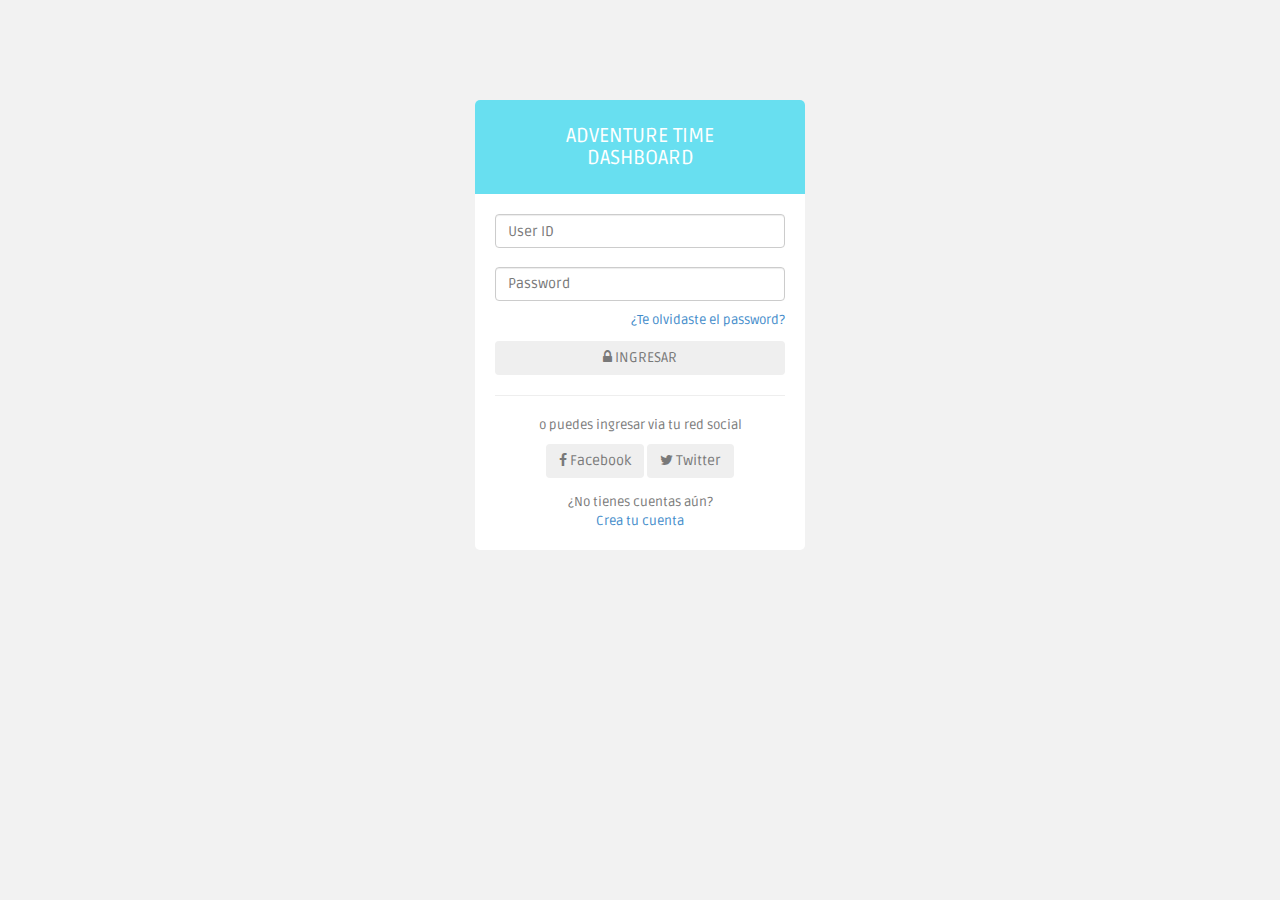
<file: login.html>
<!DOCTYPE html>
<html lang="en">
<head>
	<meta charset="utf-8">
	<meta name="viewport" content="width=device-width, initial-scale=1.0">
	<meta name="description" content="">
	<meta name="author" content="Dashboard">
	<meta name="keyword" content="Dashboard, Bootstrap, Admin, Template, Theme, Responsive, Fluid, Retina">

	<title>Adventure time: Dashboard</title>

	<link href="css/bootstrap.css" rel="stylesheet">
	<link href="css/font-awesome.css" rel="stylesheet" />
  <link href="css/adventure-time-theme.css" rel="stylesheet">
  <link href="css/adventure-time-theme-responsive.css" rel="stylesheet">

  <!-- HTML5 shim and Respond.js IE8 support of HTML5 elements and media queries -->
  <!--[if lt IE 9]>
  <script src="https://oss.maxcdn.com/libs/html5shiv/3.7.0/html5shiv.js"></script>
  <script src="https://oss.maxcdn.com/libs/respond.js/1.4.2/respond.min.js"></script>
  <![endif]-->
</head>

<body>

  <div id="login-page">
    <div class="container">

      <form class="form-login" action="index.html">
      <h2 class="form-login-heading">Adventure time<br>dashboard</h2>
        <div class="login-wrap">
          <input type="text" class="form-control" placeholder="User ID">
          <br>
          <input type="password" class="form-control" placeholder="Password">
          <label class="checkbox">
            <span class="pull-right">
              <a href="#">¿Te olvidaste el password?</a>
            </span>
          </label>
          <button class="btn btn-theme btn-block" href="index.html" type="submit"><i class="fa fa-lock"></i> INGRESAR</button>
          <hr>

          <div class="login-social-link text-center">
            <p>o puedes ingresar via tu red social</p>
            <button class="btn btn-facebook" href="index.html" type="submit"><i class="fa fa-facebook"></i> Facebook</button>
            <button class="btn btn-twitter" href="index.html" type="submit"><i class="fa fa-twitter"></i> Twitter</button>
          </div>
          <div class="registration">
            ¿No tienes cuentas aún?<br>
            <a href="#">Crea tu cuenta</a>
          </div>

        </div>

      </form>
    </div><!--container-->
  </div><!--login-page-->



  <!-- js placed at the end of the document so the pages load faster -->
  <script src="js/jquery.js"></script>
  <script src="js/bootstrap.min.js"></script>
</body>
</html>
</file>
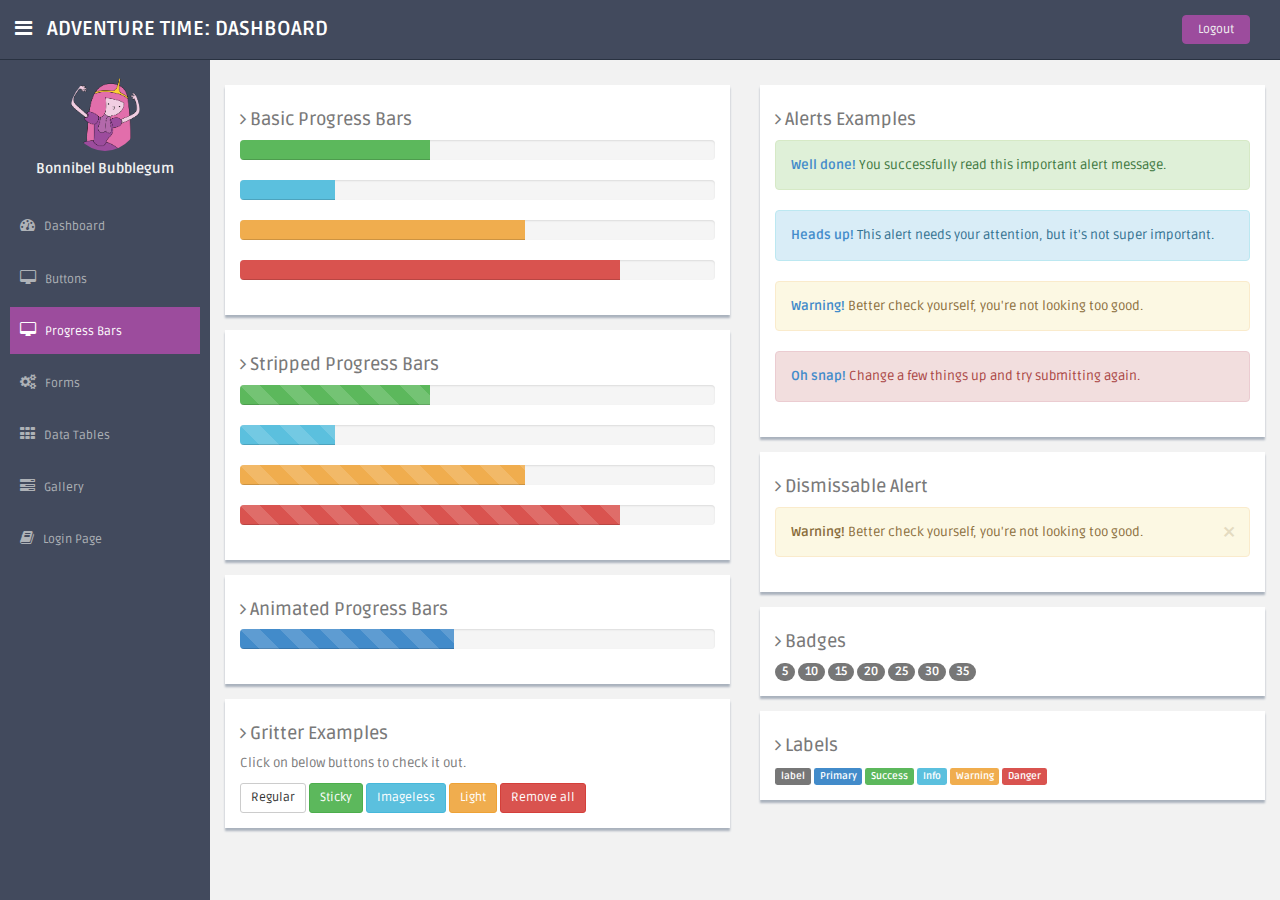
<file: progress.html>
<!DOCTYPE html>
<html lang="en">
  <head>
    <meta charset="utf-8">
    <meta name="viewport" content="width=device-width, initial-scale=1.0">
    <meta name="description" content="">
    <meta name="author" content="Dashboard">
    <meta name="keyword" content="Dashboard, Bootstrap, Admin, Template, Theme, Responsive, Fluid, Retina">

    <title>Adventure time: Dashboard</title>

    <link href="css/bootstrap.css" rel="stylesheet">
    <link href="css/font-awesome.css" rel="stylesheet" />
    <link href="css/adventure-time-theme.css" rel="stylesheet">
    <link href="css/adventure-time-theme-responsive.css" rel="stylesheet">

    <!-- HTML5 shim and Respond.js IE8 support of HTML5 elements and media queries -->
    <!--[if lt IE 9]>
      <script src="https://oss.maxcdn.com/libs/html5shiv/3.7.0/html5shiv.js"></script>
      <script src="https://oss.maxcdn.com/libs/respond.js/1.4.2/respond.min.js"></script>
    <![endif]-->
  </head>

  <body>

  <!--Inserta tu codigo aqui-->
  <section id="container">
    <header class="header black-bg">
      <div class="sidebar-toggle-box">
        <i class="fa fa-bars"></i>
      </div>
      <a href="index.html" class="logo">
        <p class="hidden-xs"><strong>ADVENTURE TIME: DASHBOARD</strong></p>
        <p class="visible-xs">ADV. TIME</p>
      </a>
      <div class="top-menu">
        <ul class="nav pull-right top-menu">
          <li><a class="logout" href="login.html">Logout</a></li>
        </ul>
      </div>
    </header>
    <aside>
      <div id="sidebar" class="nav-collapse">
        <ul class="sidebar-menu">
          <div class="text-center">
            <p><a href="index.html"><img src="img/profile_avatar.png" class="img-circle" width="70"></a></p>
            <h5>Bonnibel Bubblegum</h5>
          </div>

          <li class="mt">
            <a href="index.html">
              <i class="fa fa-dashboard"></i>
              <span>Dashboard</span>
            </a>
          </li>

          <li class="sub-menu">
            <a href="buttons.html">
              <i class="fa fa-desktop"></i>
              <span>Buttons</span>
            </a>
          </li>

          <li class="sub-menu">
            <a class="active" href="progress.html" >
              <i class="fa fa-desktop"></i>
              <span>Progress Bars</span>
            </a>
          </li>
          <li class="sub-menu">
            <a href="form_component.html" >
              <i class="fa fa-cogs"></i>
              <span>Forms</span>
            </a>
          </li>
          <li class="sub-menu">
            <a href="basic_tables.html" >
              <i class="fa fa-th"></i>
              <span>Data Tables</span>
            </a>
          </li>
          <li class="sub-menu">
            <a href="gallery.html" >
              <i class="fa fa-tasks"></i>
              <span>Gallery</span>
            </a>
          </li>
          <li class="sub-menu">
            <a href="login.html" >
              <i class="fa fa-book"></i>
              <span>Login Page</span>
            </a>
          </li>
        </ul>
      </div>
    </aside>
  </section>

  <section id="main-content">
    <section class="wrapper">
      <div class="row mt">
        <div class="col-lg-6 col-md-6 col-sm-12">
              
          <div class="showback">
            <h4><i class="fa fa-angle-right"></i> Basic Progress Bars</h4>
            <div class="progress">
              <div class="progress-bar progress-bar-success" role="progressbar" aria-valuenow="40" aria-valuemin="0" aria-valuemax="100" style="width: 40%">
                <span class="sr-only">40% Complete (success)</span>
              </div>
            </div>
            <div class="progress">
              <div class="progress-bar progress-bar-info" role="progressbar" aria-valuenow="20" aria-valuemin="0" aria-valuemax="100" style="width: 20%">
                <span class="sr-only">20% Complete</span>
              </div>
            </div>
            <div class="progress">
              <div class="progress-bar progress-bar-warning" role="progressbar" aria-valuenow="60" aria-valuemin="0" aria-valuemax="100" style="width: 60%">
                <span class="sr-only">60% Complete (warning)</span>
              </div>
            </div>
            <div class="progress">
              <div class="progress-bar progress-bar-danger" role="progressbar" aria-valuenow="80" aria-valuemin="0" aria-valuemax="100" style="width: 80%">
                <span class="sr-only">80% Complete</span>
              </div>
            </div>
          </div><!--showback-->
              
        
          <div class="showback">
            <h4><i class="fa fa-angle-right"></i> Stripped Progress Bars</h4>
            <div class="progress progress-striped">
              <div class="progress-bar progress-bar-success" role="progressbar" aria-valuenow="40" aria-valuemin="0" aria-valuemax="100" style="width: 40%">
                <span class="sr-only">40% Complete (success)</span>
              </div>
            </div>
            <div class="progress progress-striped">
              <div class="progress-bar progress-bar-info" role="progressbar" aria-valuenow="20" aria-valuemin="0" aria-valuemax="100" style="width: 20%">
                <span class="sr-only">20% Complete</span>
              </div>
            </div>
            <div class="progress progress-striped">
              <div class="progress-bar progress-bar-warning" role="progressbar" aria-valuenow="60" aria-valuemin="0" aria-valuemax="100" style="width: 60%">
                <span class="sr-only">60% Complete (warning)</span>
              </div>
            </div>
            <div class="progress progress-striped">
              <div class="progress-bar progress-bar-danger" role="progressbar" aria-valuenow="80" aria-valuemin="0" aria-valuemax="100" style="width: 80%">
                <span class="sr-only">80% Complete (danger)</span>
              </div>
            </div>              
          </div><!--showback-->
          
          <div class="showback">
            <h4><i class="fa fa-angle-right"></i> Animated Progress Bars</h4>
            <div class="progress progress-striped active">
              <div class="progress-bar"  role="progressbar" aria-valuenow="45" aria-valuemin="0" aria-valuemax="100" style="width: 45%">
                <span class="sr-only">45% Complete</span>
              </div>
            </div>
          </div><!--showback-->
                
          <div class="showback">
            <h4><i class="fa fa-angle-right"></i> Gritter Examples</h4>
            <p>Click on below buttons to check it out.</p>
            <a id="add-regular" class="btn btn-default btn-sm" href="#">Regular</a>
            <a id="add-sticky" class="btn btn-success  btn-sm" href="#">Sticky</a>
            <a id="add-without-image" class="btn btn-info  btn-sm" href="#">Imageless</a>
            <a id="add-gritter-light" class="btn btn-warning  btn-sm" href="#">Light</a>
            <a id="remove-all" class="btn btn-danger  btn-sm" href="#">Remove all</a>
          </div><!--showback-->
              
        </div><!--/col-lg-6 col-md-6 col-sm-12-->
            
            
        <div class="col-lg-6 col-md-6 col-sm-12">
         
          <div class="showback">
            <h4><i class="fa fa-angle-right"></i> Alerts Examples</h4>
            <div class="alert alert-success"><a href="#"><strong>Well done!</strong></a> You successfully read this important alert message.</div>
            <div class="alert alert-info"><a href="#"><strong>Heads up!</strong></a> This alert needs your attention, but it's not super important.</div>
            <div class="alert alert-warning"><a href="#"><strong>Warning!</strong></a> Better check yourself, you're not looking too good.</div>
            <div class="alert alert-danger"><a href="#"><strong>Oh snap!</strong></a> Change a few things up and try submitting again.</div>              
          </div><!--showback-->

          <div class="showback">
            <h4><i class="fa fa-angle-right"></i> Dismissable Alert</h4>
            <div class="alert alert-warning alert-dismissible" role="alert">
              <button type="button" class="close" data-dismiss="alert" aria-label="Close"><span aria-hidden="true">&times;</span></button>
              <strong>Warning!</strong> Better check yourself, you're not looking too good.
            </div>
          </div><!--showback-->
              
          <div class="showback">
            <h4><i class="fa fa-angle-right"></i> Badges</h4>
            <span class="badge">5</span>
            <span class="badge">10</span>
            <span class="badge">15</span>
            <span class="badge">20</span>
            <span class="badge">25</span>
            <span class="badge">30</span>
            <span class="badge">35</span>
          </div><!--showback-->
            
          <div class="showback">
            <h4><i class="fa fa-angle-right"></i> Labels</h4>
            <span class="label label-default">label</span>
            <span class="label label-primary">Primary</span>
            <span class="label label-success">Success</span>
            <span class="label label-info">Info</span>
            <span class="label label-warning">Warning</span>
            <span class="label label-danger">Danger</span>
          </div><!--showback-->
            
        </div><!-- /col-lg-6 col-md-6 col-sm-12-->
            
      </div><!--row mt-->
    </section><!--/wrapper -->
  </section>


    <!-- js placed at the end of the document so the pages load faster -->
    <script src="js/jquery.js"></script>
    <script src="js/bootstrap.min.js"></script>
    <script src="js/common-scripts.js"></script>
  </body>
</html>
</file>
<file: css/adventure-time-theme.css>
@import url(http://fonts.googleapis.com/css?family=Ruda:400,700,900);

body { 
    color: #797979;
	background: #f2f2f2;
    font-family: 'Ruda', sans-serif;
    padding: 0px !important;
    margin: 0px !important;
    font-size:13px;
}

ul li {
    list-style: none;
}

a, a:hover, a:focus {
    text-decoration: none;
    outline: none;
}

::selection {
    background: #9c4c9d;
    color: #fff;
}
::-moz-selection {
    background: #9c4c9d;
    color: #fff;
}

/* Base colors */
.label-theme {
    background-color: #68dff0;
}

.bg-theme {
    background-color: #68dff0;
}

#container {
    width: 100%;
    height: 100%;
}

ul.top-menu > li > .logout {
	color: #f2f2f2;
	font-size: 12px;
	border-radius: 4px;
	-webkit-border-radius: 4px;
	border: 1px solid #9c4c9d !important;
	padding: 5px 15px;
	margin-right: 15px;
	background: #9c4c9d;
	margin-top: 15px;
}

#sidebar {
    width: 210px;
    height: 100%;
    position: fixed;
    background: #424a5d;
}

#sidebar h5 {
	color: #f2f2f2;
	font-weight: 700;
}

#sidebar ul li {
    position: relative;
}

#sidebar .sub-menu > .sub li  {
    padding-left: 32px;
}

#sidebar .sub-menu > .sub li:last-child {
    padding-bottom: 10px;
}

.nav-collapse.collapse {
    display: inline;
}

ul.sidebar-menu , ul.sidebar-menu li ul.sub{
    margin: -2px 0 0;
    padding: 0;
}

ul.sidebar-menu {
    margin-top: 75px;
}

#sidebar > ul > li > ul.sub {
    display: none;
}

a.active{
    display: block;
}

ul.sidebar-menu li ul.sub li{
    background: #424a5d;
    margin-bottom: 0;
    margin-left: 0;
    margin-right: 0;
}

ul.sidebar-menu li ul.sub li:last-child{
    border-radius: 0 0 4px 4px;
    -webkit-border-radius: 0 0 4px 4px;
}

ul.sidebar-menu li ul.sub li a {
    font-size: 12px;
    padding: 6px 0;
    line-height: 35px;
    height: 35px;
    -webkit-transition: all 0.3s ease;
    -moz-transition: all 0.3s ease;
    -o-transition: all 0.3s ease;
    -ms-transition: all 0.3s ease;
    transition: all 0.3s ease;
    color: #aeb2b7;
}

ul.sidebar-menu li ul.sub li a:hover {
	color: white;
	background: transparent;
}

ul.sidebar-menu li ul.sub li.active a {
    color: #9c4c9d;
    -webkit-transition: all 0.3s ease;
    -moz-transition: all 0.3s ease;
    -o-transition: all 0.3s ease;
    -ms-transition: all 0.3s ease;
    transition: all 0.3s ease;
    display: block;
}

ul.sidebar-menu li{
    margin-bottom: 5px;
    margin-left:10px;
    margin-right:10px;
}

ul.sidebar-menu li.sub-menu{
    line-height: 15px;
}

ul.sidebar-menu li a span{
    display: inline-block;
}

ul.sidebar-menu li a{
    color: #aeb2b7;
    text-decoration: none;
    display: block;
    padding: 15px 0 15px 10px;
    font-size: 12px;
    outline: none;
    -webkit-transition: all 0.3s ease;
    -moz-transition: all 0.3s ease;
    -o-transition: all 0.3s ease;
    -ms-transition: all 0.3s ease;
    transition: all 0.3s ease;
}

ul.sidebar-menu li a.active {
    background: #9c4c9d;
    color: #fff;
    display: block;

    -webkit-transition: all 0.3s ease;
    -moz-transition: all 0.3s ease;
    -o-transition: all 0.3s ease;
    -ms-transition: all 0.3s ease;
    transition: all 0.3s ease;
}

ul.sidebar-menu li a:hover, ul.sidebar-menu li a:focus {
    background: #E26EAB;
    color: white;
}


ul.sidebar-menu li a i {
    font-size: 15px;
    padding-right: 6px;
}

ul.sidebar-menu li a:hover i, ul.sidebar-menu li a:focus i {
    color: #fff;
}

ul.sidebar-menu li a.active i {
    color: #fff;
}

/* MAIN CONTENT CONFIGURATION */
#main-content {
    margin-left: 210px;
}

.header, .footer {
    min-height: 60px;
    padding: 0 15px;
}

.header {
    position: fixed;
    left: 0;
    right: 0;
    z-index: 1002;
}

.black-bg {
    background: #424a5d;
    border-bottom: 1px solid #293241;
}

.wrapper {
    display: inline-block;
    margin-top: 60px;
    padding-left: 15px;
    padding-right: 15px;
    padding-bottom: 15px;
    padding-top: 0px;
    width: 100%;
}

/* LOGO */
a.logo {
    font-size: 20px;
    color: #ffffff;
    float: left;
    margin-top: 15px;
    text-transform: uppercase;
}

a.logo b {
    font-weight: 900;
}

a.logo:hover, a.logo:focus {
    text-decoration: none;
    outline: none;
}

a.logo span {
    color: #9c4c9d;
}

ul.top-menu > li > a {
    color: #666666;
    font-size: 16px;
    border-radius: 4px;
    -webkit-border-radius: 4px;
    border:1px solid #666666 !important;
    padding: 2px 6px;
    margin-right: 15px;
}

ul.top-menu > li > a:hover, ul.top-menu > li > a:focus {
    border:1px solid #E26EAB !important;
    background-color: #E26EAB !important;
    border-color: #E26EAB !important;
    text-decoration: none;
    border-radius: 4px;
    -webkit-border-radius: 4px;
    color: white !important;
}

/* utils */
.mt {
    margin-top: 25px;
}

.pt-25 {
    padding-top: 25px;
}

.mb {
    margin-bottom: 25px;
}

.ml {
    margin-left: 5px;
}

.no-padding {
    padding: 0 !important;
}

.no-margin {
    margin: 0 !important;
}

/* *************************************************************************************
PANELS CONFIGURATIONS
*************************************************************************************** */

/*Panel Size*/

.pn {
    height: 250px;
    box-shadow: 0 2px 1px rgba(0, 0, 0, 0.2);
}

.pn:hover {
    box-shadow: 2px 3px 2px rgba(0, 0, 0, 0.3);
    
}

/*Grey Panel*/

.grey-panel {
    text-align: center;
    background: #dfdfe1;
}
.grey-panel .grey-header {
    background: #ccd1d9;
    padding: 3px;
    margin-bottom: 15px;
}
.grey-panel h5 {
    font-weight: 200;
    margin-top: 10px;
}
.grey-panel p {
    margin-left: 5px;
}
/* Specific Conf for Donut Charts*/
.donut-chart p {
    margin-top: 5px;
    font-weight: 700;
    margin-left: 15px;
}
.donut-chart h2 {
    font-weight: 900;
    color: #FF6B6B;
    font-size: 38px;
}

/* Dark Blue*/

.darkblue-panel {
    text-align: center;
    background: #444c57;
}
.darkblue-panel .darkblue-header {
    background: transparent;
    padding: 3px;
    margin-bottom: 15px;
}
.darkblue-panel h1 {
    color: #f2f2f2;
}
.darkblue-panel h5 {
    font-weight: 200;
    margin-top: 10px;
    color: white;
}
.darkblue-panel footer {
    color: white;
}
.darkblue-panel footer h5 {
    margin-left:10px; 
    margin-right: 10px;
    font-weight: 700;
}

/*Green Panel*/
.green-panel {
    text-align: center;
    background: #68dff0;
}
.green-panel .green-header {
    background: #43b1a9;
    padding: 3px;
    margin-bottom: 15px;
}
.green-panel h5 {
    color: white;
    font-weight: 200;
    margin-top: 10px;
}
.green-panel h3 {
    color: white;
    font-weight: 100;
}
.green-panel p {
    color: white;
}

/*White Panel */
.white-panel {
    text-align: center;
    background: #ffffff;
    color: #ccd1d9;
}

.white-panel p {
    margin-top: 5px;
    font-weight: 700;
    margin-left: 15px;
}
.white-panel .white-header {
    background: #f4f4f4;
    padding: 3px;
    margin-bottom: 15px;
    color: #c6c6c6;
}
.white-panel .small {
    font-size: 10px;
    color: #ccd1d9;
}

.white-panel i {
    color: #68dff0;
    padding-right: 4px;
    font-size: 14px;
}

/*STOCK CARD Panel*/
.card {
  background: white;
  box-shadow: 0 2px 1px rgba(0, 0, 0, 0.2);
  margin-bottom: 1em; 
  height: 250px;
}
.stock .stock-chart {
  background: #00c5de;
}
.stock .stock-chart #chart {
    height: 10.7em;
    background: url(http://i.imgbox.com/abmuNQx2) center bottom no-repeat; 
}    
.stock .current-price {
  background: #1d2122;
  padding: 10px; 
}
.stock .current-price .info abbr {
    display: block;
    color: #f8f8f8;
    font-size: 1.5em;
    font-weight: 600;
    margin-top: 0.18em;
}
.stock .current-price .changes {
    text-align: right; 
}
.stock .changes .up {
    color: #4fd98b
}
.stock .current-price .changes .value {
      font-size: 1.8em;
      font-weight: 700; 
}
.stock .summary {
    color: #2f2f2f;
    display: block;
    background: #f2f2f2;
    padding: 10px;
    text-align: center;
}
.stock .summary strong {
    font-weight: 900;
    font-size: 14px;
}

/*Content Panel*/
.content-panel {
    background: #ffffff;
    box-shadow: 0px 3px 2px #aab2bd;
    padding-top: 15px;
    padding-bottom: 5px;
}
.content-panel h4 {
    margin-left: 10px;
}

/*WEATHER PANELS*/

/* Weather 1 */
.weather {
    background: url(../img/weather.jpg) no-repeat center top;
    text-align: center;
    background-position: center center;
}
.weather i {
    color: white;
    margin-top: 45px;
}
.weather h2 {
    color: white;
    font-weight: 900;
}
.weather h4 {
    color: white;
    font-weight: 900;
    letter-spacing: 1px;
}

/* Weather 2 */
.weather-2 {
    background: #e9f0f4;
}
.weather-2 .weather-2-header {
    background: #54bae6;
    padding-top: 5px;
    margin-bottom: 5px;
}
.weather-2 .weather-2-header p {
    color: white;
    margin-left: 5px;
    margin-right: 5px;
}
.weather-2 .weather-2-header p small {
    font-size: 10px;
}
.weather-2 .data {
    margin-right: 10px;
    margin-left: 10px;
    color: #272b34;
}
.weather-2 .data h5 {
    margin-top: 0px;
    font-weight: lighter;
}
.weather-2 .data h1{
    margin-top: 2px;
}

/* Weather 3 */
.weather-3 {
    background: #ffcf00;
}

.weather-3 i {
    color: white;
    margin-top: 30px;
    font-size: 70px;
}
.weather-3 h1 {
    margin-top: 10px;
    color: white;
    font-weight: 900;
}
.weather-3 .info {
    background: #f2f2f2;
}
.weather-3 .info i {
    font-size: 15px;
    color: #c2c2c2;
    margin-bottom: 0px;
    margin-top: 10px;
}
.weather-3 .info h3 {
    font-weight: 900;
    margin-bottom: 0px;
}
.weather-3 .info p {
    margin-left: 10px;
    margin-right: 10px;
    margin-bottom: 16px;
    color: #c2c2c2;
    font-size: 15px;
    font-weight: 700;
}


/*Twitter Panel*/
.twitter-panel {
    background: #4fc1e9;
    text-align: center;
}
.twitter-panel i {
    color: white;
    margin-top: 40px;
}
.twitter-panel p {
    color: #f5f5f5;
    margin: 10px;
}
.twitter-panel .user {
    color: white;
    font-weight: 900;
}


/* Instagram Panel*/
.instagram-panel {
    background: url(../img/instagram.jpg) no-repeat center top;
    text-align: center;
    background-position: center center;
}
.instagram-panel i {
    color: white;
    margin-top: 35px;
}
.instagram-panel p {
    margin: 5px;
    color: white;
}

/* Product Panel */
.product-panel {
    background: #dadad2;
    text-align: center;
    padding-top: 50px;
    height: 100%;
}

/* Product Panel 2*/
.product-panel-2 {
    background: #dadad2;
    text-align: center;
}
.product-panel-2 .badge {
    position: absolute;
    top: 20px;
    left: 35px;
}
.badge-hot {
    background: #ed5565;
    width: 70px;
    height: 70px;
    line-height: 70px;
    font-size: 18px;
    color: #fff;
    text-align: center;
    border-radius: 100%;
}

/* Soptify Panel */
#spotify {
    background: url(../img/lorde.jpg) no-repeat center top;
    margin-top: -15px;
    background-attachment: relative;
    background-position: center center;
    min-height: 220px;
    width: 100%;
    -webkit-background-size: 100%;
    -moz-background-size: 100%;
    -o-background-size: 100%;
    background-size: 100%;
    -webkit-background-size: cover;
    -moz-background-size: cover;
    -o-background-size: cover;
    background-size: cover;
}
#spotify .btn-clear-g {
    top: 15%;
    right: 10px;
    position: absolute;
    margin-top: 5px;
}
#spotify .sp-title {
    bottom: 15%;
    left: 25px;
    position: absolute;
    color: #efefef;
}
#spotify .sp-title h3 {
    font-weight: 900;
}
#spotify .play{
    bottom: 18%;
    right: 25px;
    position: absolute;
    color: #efefef;
    font-size: 20px
}
.followers {
    margin-left: 5px;
    margin-top: 5px;
}

/* BLOG PANEL */
#blog-bg {
    background: url(../img/blog-bg.jpg) no-repeat center top;
    margin-top: -15px;
    background-attachment: relative;
    background-position: center center;
    min-height: 150px;
    width: 100%;
    -webkit-background-size: 100%;
    -moz-background-size: 100%;
    -o-background-size: 100%;
    background-size: 100%;
    -webkit-background-size: cover;
    -moz-background-size: cover;
    -o-background-size: cover;
    background-size: cover;
}
#blog-bg .badge {
    position: absolute;
    top: 20px;
    left: 35px;
}
.badge-popular {
    background: #3498db;
    width: 70px;
    height: 70px;
    line-height: 70px;
    font-size: 13px;
    color: #fff;
    text-align: center;
    border-radius: 100%;
}
.blog-title {
    background: rgba(0,0,0,0.5);
    bottom: 100px;
    padding: 6px;
    color: white;
    font-weight: 700;
    position: absolute;
    display: block;
    width: 120px;
}
.blog-text {
    margin-left: 8px;
    margin-right: 8px;
    margin-top: 15px;
    font-size: 12px;
}

/* showcase background */
.showback {
    background: #ffffff;
    padding: 15px;
    margin-bottom: 15px;
    box-shadow: 0px 3px 2px #aab2bd;
}


.form-panel {
    background: #ffffff;
    margin: 10px;
    padding: 10px;
    box-shadow: 0px 3px 2px #aab2bd;
    text-align: left;
}

label {
    font-weight: 400;
}

.form-horizontal.style-form .form-group {
    border-bottom: 1px solid #eff2f7;
    padding-bottom: 15px;
    margin-bottom: 15px;
}

.round-form {
    border-radius: 500px;
    -webkit-border-radius: 500px;
}

@media (min-width: 768px) {
        .form-horizontal .control-label {
        text-align: left;
    }
}

#focusedInput {
    border: 1px solid #ed5565;
    box-shadow: none;
}

.add-on {
    float: right;
    margin-top: -37px;
    padding: 3px;
    text-align: center;
}

.add-on .btn {
    height: 34px;
}

/* TOGGLE CONFIGURATION */
.has-switch {
    border-radius: 30px;
    -webkit-border-radius: 30px;
    display: inline-block;
    cursor: pointer;
    line-height: 1.231;
    overflow: hidden;
    position: relative;
    text-align: left;
    width: 80px;
    -webkit-mask: url('../img/mask.png') 0 0 no-repeat;
    mask: url('../img/mask.png') 0 0 no-repeat;
    -webkit-user-select: none;
    -moz-user-select: none;
    -ms-user-select: none;
    -o-user-select: none;
    user-select: none;
}
.has-switch.deactivate {
    opacity: 0.5;
    filter: alpha(opacity=50);
    cursor: default !important;
}
.has-switch.deactivate label,
.has-switch.deactivate span {
    cursor: default !important;
}
.has-switch > div {
    width: 162%;
    position: relative;
    top: 0;
}
.has-switch > div.switch-animate {
    -webkit-transition: left 0.25s ease-out;
    -moz-transition: left 0.25s ease-out;
    -o-transition: left 0.25s ease-out;
    transition: left 0.25s ease-out;
    -webkit-backface-visibility: hidden;
}
.has-switch > div.switch-off {
    left: -63%;
}
.has-switch > div.switch-off label {
    background-color: #7f8c9a;
    border-color: #bdc3c7;
    -webkit-box-shadow: -1px 0 0 rgba(255, 255, 255, 0.5);
    -moz-box-shadow: -1px 0 0 rgba(255, 255, 255, 0.5);
    box-shadow: -1px 0 0 rgba(255, 255, 255, 0.5);
}
.has-switch > div.switch-on {
    left: 0%;
}
.has-switch > div.switch-on label {
    background-color: #41cac0;
}
.has-switch input[type=checkbox] {
    display: none;
}
.has-switch span {
    cursor: pointer;
    font-size: 14.994px;
    font-weight: 700;
    float: left;
    height: 29px;
    line-height: 19px;
    margin: 0;
    padding-bottom: 6px;
    padding-top: 5px;
    position: relative;
    text-align: center;
    width: 50%;
    z-index: 1;
    -webkit-box-sizing: border-box;
    -moz-box-sizing: border-box;
    box-sizing: border-box;
    -webkit-transition: 0.25s ease-out;
    -moz-transition: 0.25s ease-out;
    -o-transition: 0.25s ease-out;
    transition: 0.25s ease-out;
    -webkit-backface-visibility: hidden;
}
.has-switch span.switch-left {
    border-radius: 30px 0 0 30px;
    background-color: #2A3542;
    color: #41cac0;
    border-left: 1px solid transparent;
}
.has-switch span.switch-right {
    border-radius: 0 30px 30px 0;
    background-color: #bdc3c7;
    color: #ffffff;
    text-indent: 7px;
}
.has-switch span.switch-right [class*="fui-"] {
    text-indent: 0;
}
.has-switch label {
    border: 4px solid #2A3542;
    border-radius: 50%;
    -webkit-border-radius: 50%;
    float: left;
    height: 29px;
    margin: 0 -21px 0 -14px;
    padding: 0;
    position: relative;
    vertical-align: middle;
    width: 29px;
    z-index: 100;
    -webkit-transition: 0.25s ease-out;
    -moz-transition: 0.25s ease-out;
    -o-transition: 0.25s ease-out;
    transition: 0.25s ease-out;
    -webkit-backface-visibility: hidden;
}
.switch-square {
    border-radius: 6px;
    -webkit-border-radius: 6px;
    -webkit-mask: url('../img/mask.png') 0 0 no-repeat;
    mask: url('../img/mask.png') 0 0 no-repeat;
}
.switch-square > div.switch-off label {
    border-color: #7f8c9a;
    border-radius: 6px 0 0 6px;
}
.switch-square span.switch-left {
    border-radius: 6px 0 0 6px;
}
.switch-square span.switch-left [class*="fui-"] {
    text-indent: -10px;
}
.switch-square span.switch-right {
    border-radius: 0 6px 6px 0;
}
.switch-square span.switch-right [class*="fui-"] {
    text-indent: 5px;
}
.switch-square label {
    border-radius: 0 6px 6px 0;
    border-color: #41cac0;
}



/*LOGIN CONFIGURATION PAGE*/
.form-login {
    max-width: 330px;
    margin: 100px auto 0;
    background: #fff;
    border-radius: 5px;
    -webkit-border-radius: 5px;
}

.form-login h2.form-login-heading {
    margin: 0;
    padding: 25px 20px;
    text-align: center;
    background: #68dff0;
    border-radius: 5px 5px 0 0;
    -webkit-border-radius: 5px 5px 0 0;
    color: #fff;
    font-size: 20px;
    text-transform: uppercase;
    font-weight: 300;
}
.login-wrap {
    padding: 20px;
}
.login-wrap .registration {
    text-align: center;
}
.login-social-link {
    display: block;
    margin-top: 20px;
    margin-bottom: 15px;
}

.sidebar-toggle-box {
    float: left;
    padding-right: 15px;
    margin-top: 18px;
}

.sidebar-toggle-box .fa-bars {
    cursor: pointer;
    display: inline-block;
    font-size: 20px;
    color: white;
}


.sidebar-closed > #sidebar > ul {
    display: none;
}

.sidebar-closed #main-content {
    margin-left: 0px;
}

.sidebar-closed #sidebar {
    margin-left: -180px;
}


/***************************************************************/
/********************* Dashboard code **************************/

@media (max-width: 768px) {
    .main-chart {
        padding-top: 0px;
    }
}

.ds {
    background: #ffffff;
    padding-top: 20px;
}

.ds h4 {
    font-size: 14px;
    font-weight: 700;
}

.ds h3 {
    color: #ffffff;
    font-size: 16px;
    padding: 0 10px;
    line-height: 60px;
    height: 60px;
    margin: 0;
    background: #9c4c9d;
    text-align: center;
}

.ds i {
    font-size: 12px;
    line-height: 16px;
}

.ds .desc {
    border-bottom: 1px solid #eaeaea;
    display: inline-block;
    padding: 15px 0;
    width: 100%;
}

.ds .desc:hover {
    background: #f2f2f2;
}

.ds .thumb {
    width: 30px;
    margin: 0 10px 0 20px;
    display: block;
    float: left;
}

.ds .details {
    width: 170px;
    float: left;
}

.ds > .desc p {
    font-size: 11px;
}

.ds p > muted {
    font-size: 9px;
    text-transform: uppercase;
    font-style: italic;
    color: #666666
}

.page-header {
    margin-top: 0px;
}

.page-header h1 {
    margin-top: 0px;
}

.main-video h4 {
    font-weight: 800px;
    margin-top: 0px;
}

.main-video .buttons a {
    margin-right: 10px;
}

.divider {
    border: 1px solid #eaeaea;
}

.mtbox {
    margin-top: 80px;
    margin-bottom: 40px;
}

.box1 {
    padding: 15px;
    text-align: center;
    color: #989898;
    border-bottom: 1px solid #989898;
}

.box1 span {
    font-size: 50px;

}

.box1 h3 {
    text-align: center;
}

.box0:hover .box1 {
    border-bottom: 1px solid #ffffff;
}

.box0 p {
    text-align: center;
    font-size: 12px;
    color: #f2f2f2;
}

.box0:hover p {
    color: #ff865c;
}

.box0:hover {
    background: #ffffff;
    box-shadow: 0 2px 1px rgba(0, 0, 0, 0.2);
}
</file>
<file: css/adventure-time-theme-responsive.css>
@media (max-width: 768px) {

    .header {
        position: absolute;
    }

    /*sidebar*/

    #sidebar {
        height: auto;
        overflow: hidden;
        position: absolute;
        width: 100%;
        z-index: 1001;
    }


    /* body container */
    #main-content {
        margin: 0px!important;
        position: none !important;
    }

    #sidebar > ul > li > a > span {
        line-height: 35px;
    }

    #sidebar > ul > li {
        margin: 0 10px 5px 10px;
    }
    #sidebar > ul > li > a {
        height:35px;
        line-height:35px;
        padding: 0 10px;
        text-align: left;
    }
    #sidebar > ul > li > a i{
        /*display: none !important;*/
    }

    #sidebar ul > li > a .arrow, #sidebar > ul > li > a .arrow.open {
        margin-right: 10px;
        margin-top: 15px;
    }

    #sidebar ul > li.active > a .arrow, #sidebar ul > li > a:hover .arrow, #sidebar ul > li > a:focus .arrow,
    #sidebar > ul > li.active > a .arrow.open, #sidebar > ul > li > a:hover .arrow.open, #sidebar > ul > li > a:focus .arrow.open{
        margin-top: 15px;
    }

    #sidebar > ul > li > a, #sidebar > ul > li > ul.sub > li {
        width: 100%;
    }
    #sidebar > ul > li > ul.sub > li > a {
        background: transparent !important ;
    }
    #sidebar > ul > li > ul.sub > li > a:hover {
        
    }


    /* sidebar */
    #sidebar {
        margin: 0px !important;
    }

    /* sidebar collabler */
    #sidebar .btn-navbar.collapsed .arrow {
        display: none;
    }

    #sidebar .btn-navbar .arrow {
        position: absolute;
        right: 35px;
        width: 0;
        height: 0;
        top:48px;
        border-bottom: 15px solid #282e36;
        border-left: 15px solid transparent;
        border-right: 15px solid transparent;
    }

    .modal-footer .btn {
        margin-bottom: 0px !important;
    }

    .btn {
        margin-bottom: 5px;
    }

    ul.sidebar-menu li ul.sub li a {
        padding: 0;
    }

    .img-responsive {
        width: 100%;
    }

}

@media (max-width: 480px) {

    #top_menu .nav > li, ul.top-menu > li {
        float: right;
    }
    .hidden-phone {
        display: none !important;
    }

    .navbar-inverse .navbar-toggle:hover, .navbar-inverse .navbar-toggle:focus {
        background-color: #ccc;
        border-color:#ccc ;
    }

}

@media (max-width:320px) {
    #top_menu .nav > li, ul.top-menu > li {
        float: right;
    }

    .hidden-phone {
        display: none !important;
    }

    .lock-wrapper {
        margin: 10% auto;
        max-width: 310px;
    }
    .lock-input {
        width: 82%;
    }

    .cmt-form {
        display: inline-block;
        width: 75%;
    }
}
</file>
